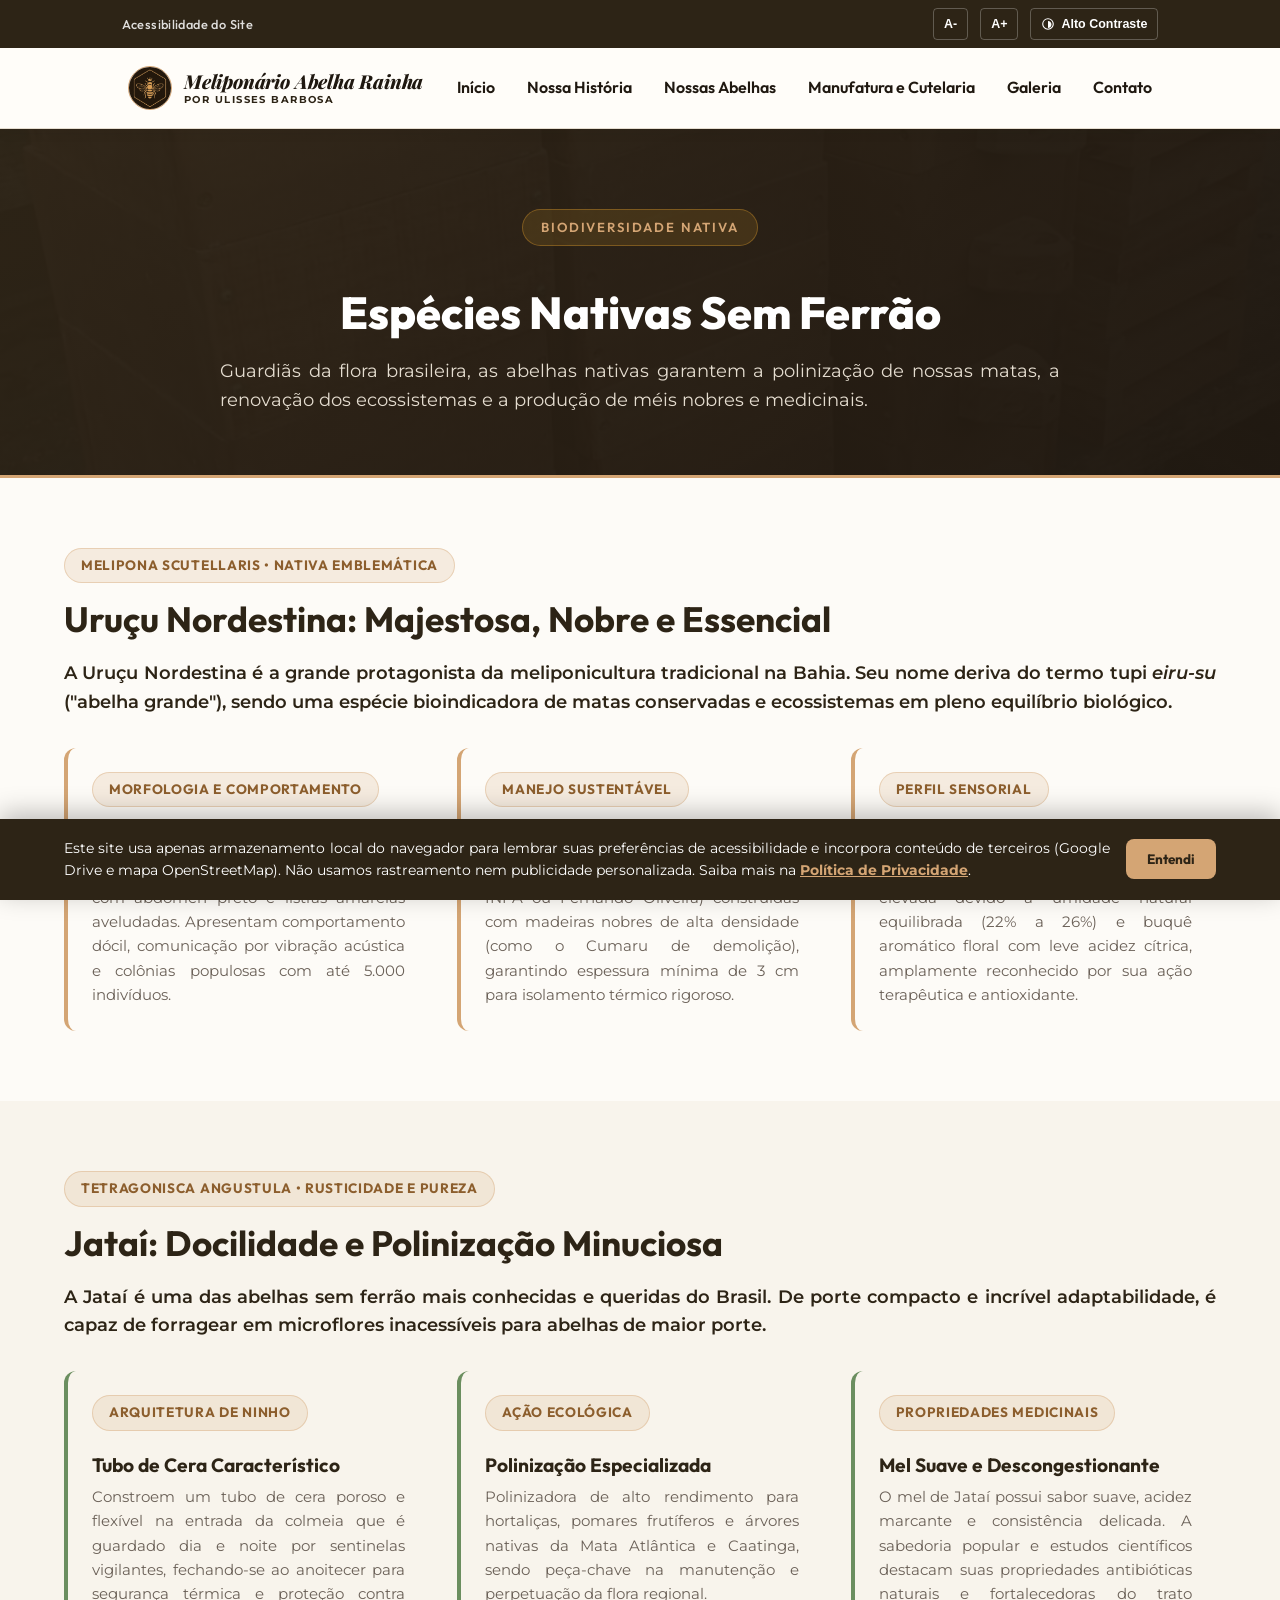
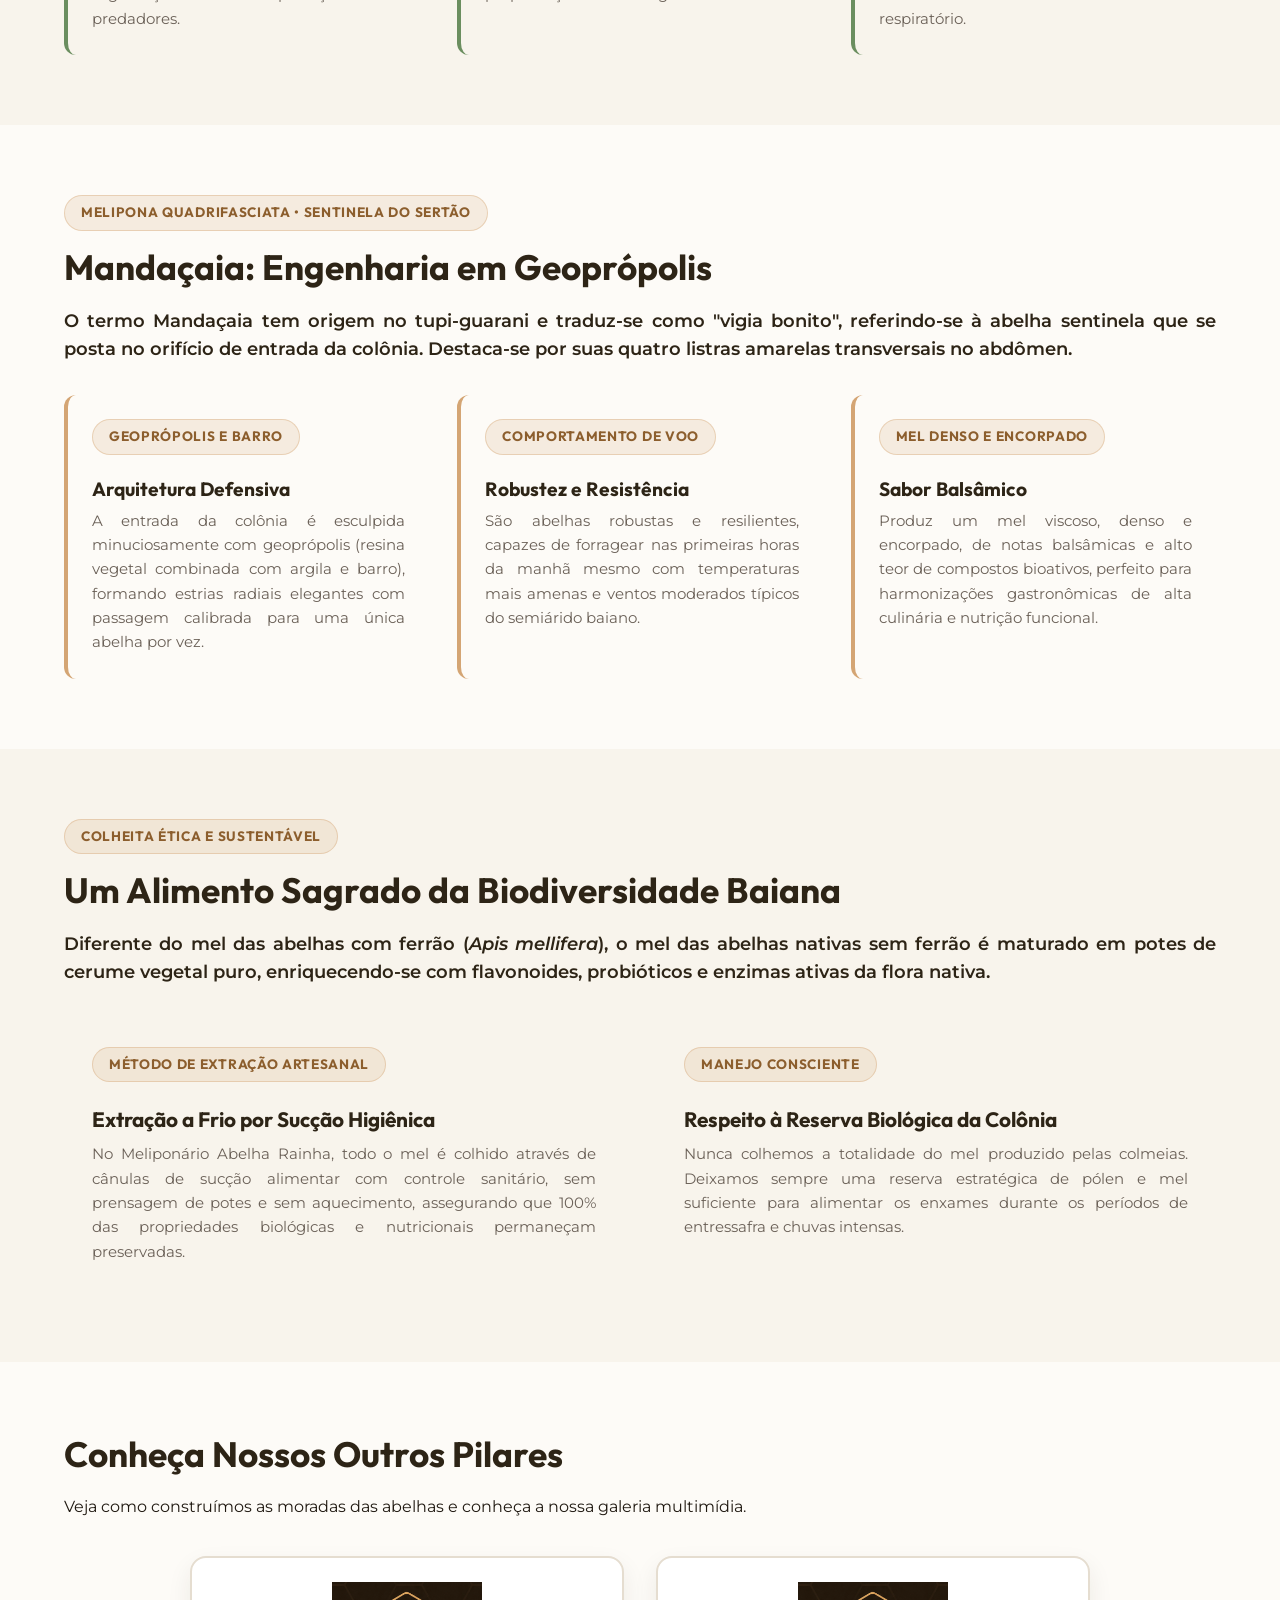
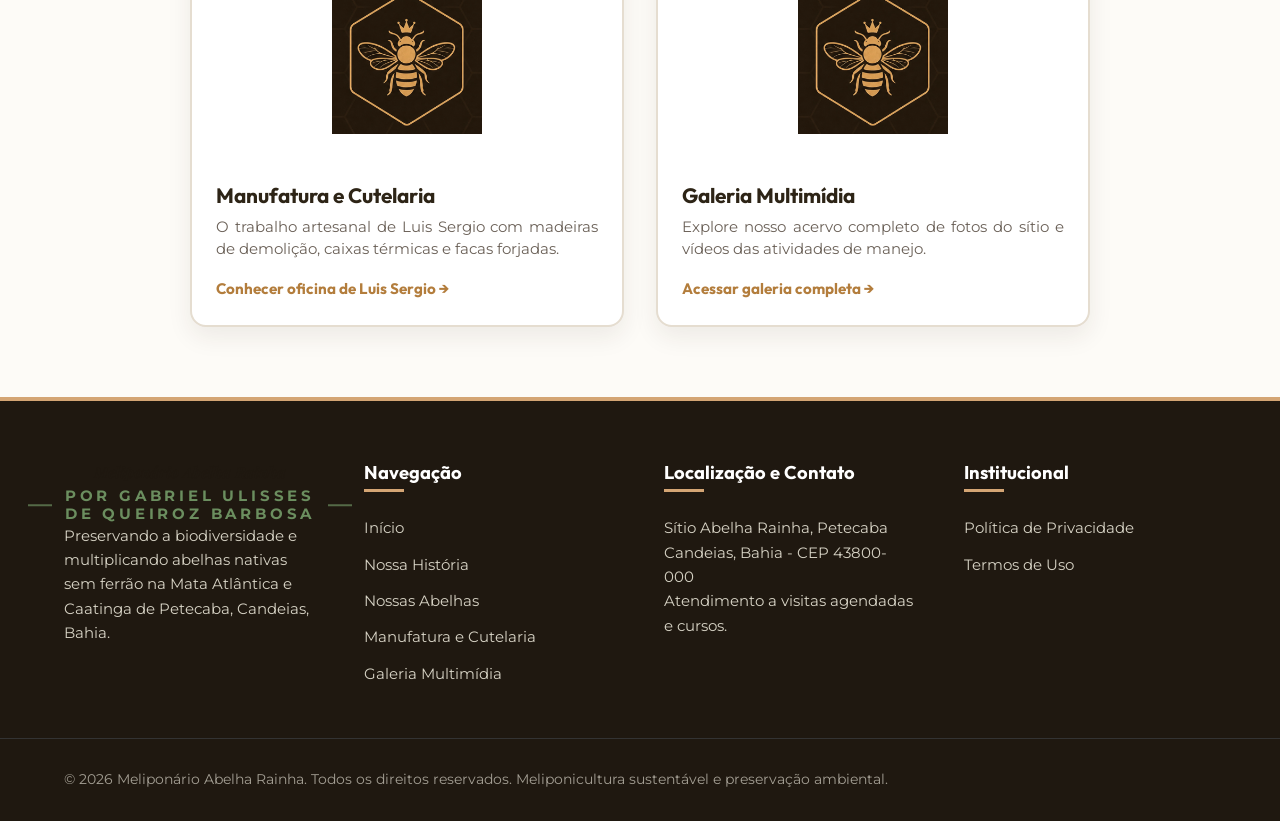
<file: abelhas.html>
<!DOCTYPE html>
<html lang="pt-BR">
<head>
  <meta charset="UTF-8">
  <meta name="viewport" content="width=device-width, initial-scale=1.0">
  
  <!-- SEO Meta Tags -->
  <title>Nossas Abelhas | Meliponário Abelha Rainha - Candeias, BA</title>
  <meta name="description" content="Conheça as espécies de abelhas nativas sem ferrão criadas no Meliponário Abelha Rainha: Uruçu Nordestina, Jataí, Mandaçaia e a nobreza do mel orgânico puro.">
  <meta name="keywords" content="Abelhas Sem Ferrão, Uruçu Nordestina, Melipona scutellaris, Jataí, Tetragonisca angustula, Mandaçaia, Mel Orgânico, Petecaba, Candeias, Bahia">
  <meta name="author" content="Meliponário Abelha Rainha">
  
  <!-- Open Graph -->
  <meta property="og:type" content="article">
  <meta property="og:title" content="Nossas Abelhas | Meliponário Abelha Rainha">
  <meta property="og:description" content="Catálogo biológico e manejo sustentável das espécies de abelhas nativas do semiárido e Mata Atlântica baiana.">
  <meta property="og:image" content="info/uruçu nordestina.jpg">
  
  <!-- Estilos Personalizados -->
  <link rel="stylesheet" href="style.css">
  <link rel="icon" type="image/png" sizes="32x32" href="favicon.png">
  <link rel="apple-touch-icon" href="favicon.png">
</head>
<body>

  <!-- BARRA DE ACESSIBILIDADE GLOBAL (WCAG / LBI) -->
  <div class="accessibility-bar" role="complementary" aria-label="Ferramentas de Acessibilidade">
    <div class="container accessibility-bar-inner">
      <span class="accessibility-info">Acessibilidade do Site</span>
      <div class="accessibility-controls">
        <button id="btn-diminuir-fonte" title="Diminuir texto" aria-label="Diminuir tamanho da fonte">A-</button>
        <button id="btn-aumentar-fonte" title="Aumentar texto" aria-label="Aumentar tamanho da fonte">A+</button>
        <button id="btn-alto-contraste" title="Alternar alto contraste" aria-label="Alternar modo de alto contraste" aria-pressed="false">
          <svg style="width: 14px; height: 14px; fill: currentColor; margin-right: 6px;" viewBox="0 0 24 24" aria-hidden="true">
            <path d="M12 2A10 10 0 0 0 2 12a10 10 0 0 0 10 10 10 10 0 0 0 10-10A10 10 0 0 0 12 2zm0 18c-4.41 0-8-3.59-8-8s3.59-8 8-8 8 3.59 8 8-3.59 8-8 8zm0-15v14c3.31 0 6-2.69 6-6s-2.69-6-6-6z"/>
          </svg>
          Alto Contraste
        </button>
      </div>
    </div>
  </div>

  <!-- CABEÇALHO E NAVEGAÇÃO PRINCIPAL -->
  <header>
    <div class="container nav-bar">
      <a href="index.html" class="logo-link" aria-label="Meliponário Abelha Rainha - Página Inicial">
        <img src="LOGO.png" class="logo-img" alt="Logo Meliponário Abelha Rainha">
        <div class="brand-typography nav-brand">
          <span class="brand-name">Meliponário Abelha Rainha</span>
          <span class="brand-author">Por Ulisses Barbosa</span>
        </div>
      </a>

      <nav aria-label="Menu de Navegação Principal">
        <ul class="nav-menu">
          <li class="nav-item"><a href="index.html">Início</a></li>
          <li class="nav-item"><a href="historia.html">Nossa História</a></li>
          <li class="nav-item"><a href="abelhas.html" class="active" aria-current="page">Nossas Abelhas</a></li>
          <li class="nav-item"><a href="manufatura.html">Manufatura e Cutelaria</a></li>
          <li class="nav-item"><a href="galeria.html">Galeria</a></li>
          <li class="nav-item"><a href="index.html#contato">Contato</a></li>
        </ul>
      </nav>

      <button class="menu-toggle" aria-label="Abrir menu de navegação" aria-expanded="false" aria-controls="nav-menu">
        <span></span>
        <span></span>
        <span></span>
      </button>
    </div>
  </header>

  <main>
    <!-- HERO DA PÁGINA DE ABELHAS -->
    <section class="page-hero" aria-label="Apresentação das Espécies">
      <div class="container">
        <div class="hero-tagline">
          <span>Biodiversidade Nativa</span>
        </div>
        <h1 class="page-hero-title">Espécies Nativas Sem Ferrão</h1>
        <p class="page-hero-subtitle">
          Guardiãs da flora brasileira, as abelhas nativas garantem a polinização de nossas matas, a renovação dos ecossistemas e a produção de méis nobres e medicinais.
        </p>
      </div>
    </section>

    <!-- ESPÉCIE 1: URUÇU NORDESTINA -->
    <section class="section-container" aria-label="Uruçu Nordestina">
      <div class="container">
        <div class="education-header">
          <span class="badge-organic">Melipona scutellaris • Nativa Emblemática</span>
          <h2 class="section-heading">Uruçu Nordestina: Majestosa, Nobre e Essencial</h2>
          <p class="paragraph-lead">
            A Uruçu Nordestina é a grande protagonista da meliponicultura tradicional na Bahia. Seu nome deriva do termo tupi <em>eiru-su</em> ("abelha grande"), sendo uma espécie bioindicadora de matas conservadas e ecossistemas em pleno equilíbrio biológico.
          </p>
        </div>

        <div class="grid-3-col" style="margin-top: 32px;">
          <div class="video-caption-box" style="background: var(--bg-surface); padding: 24px; border-radius: 12px; border-left: 4px solid var(--primary-color);">
            <span class="badge-organic">Morfologia e Comportamento</span>
            <h3 style="margin-top: 8px; font-size: 1.2rem;">Biologia da Colônia</h3>
            <p style="font-size: 0.95rem; line-height: 1.6; color: var(--text-muted); margin-top: 8px;">
              Abelhas de grande porte (10 a 12 mm), com abdômen preto e listras amarelas aveludadas. Apresentam comportamento dócil, comunicação por vibração acústica e colônias populosas com até 5.000 indivíduos.
            </p>
          </div>

          <div class="video-caption-box" style="background: var(--bg-surface); padding: 24px; border-radius: 12px; border-left: 4px solid var(--primary-color);">
            <span class="badge-organic">Manejo Sustentável</span>
            <h3 style="margin-top: 8px; font-size: 1.2rem;">Acomodação Térmica</h3>
            <p style="font-size: 0.95rem; line-height: 1.6; color: var(--text-muted); margin-top: 8px;">
              Exigem caixas racionais verticais (modelo INPA ou Fernando Oliveira) construídas com madeiras nobres de alta densidade (como o Cumaru de demolição), garantindo espessura mínima de 3 cm para isolamento térmico rigoroso.
            </p>
          </div>

          <div class="video-caption-box" style="background: var(--bg-surface); padding: 24px; border-radius: 12px; border-left: 4px solid var(--primary-color);">
            <span class="badge-organic">Perfil Sensorial</span>
            <h3 style="margin-top: 8px; font-size: 1.2rem;">Mel Floral Nobre</h3>
            <p style="font-size: 0.95rem; line-height: 1.6; color: var(--text-muted); margin-top: 8px;">
              Mel de coloração clara e dourada, fluidez elevada devido à umidade natural equilibrada (22% a 26%) e buquê aromático floral com leve acidez cítrica, amplamente reconhecido por sua ação terapêutica e antioxidante.
            </p>
          </div>
        </div>
      </div>
    </section>

    <!-- ESPÉCIE 2: JATAÍ -->
    <section class="section-container section-alternate" aria-label="Abelha Jataí">
      <div class="container">
        <div class="education-header">
          <span class="badge-organic">Tetragonisca angustula • Rusticidade e Pureza</span>
          <h2 class="section-heading">Jataí: Docilidade e Polinização Minuciosa</h2>
          <p class="paragraph-lead">
            A Jataí é uma das abelhas sem ferrão mais conhecidas e queridas do Brasil. De porte compacto e incrível adaptabilidade, é capaz de forragear em microflores inacessíveis para abelhas de maior porte.
          </p>
        </div>

        <div class="grid-3-col" style="margin-top: 32px;">
          <div class="video-caption-box" style="background: var(--bg-surface); padding: 24px; border-radius: 12px; border-left: 4px solid var(--accent-color);">
            <span class="badge-organic">Arquitetura de Ninho</span>
            <h3 style="margin-top: 8px; font-size: 1.2rem;">Tubo de Cera Característico</h3>
            <p style="font-size: 0.95rem; line-height: 1.6; color: var(--text-muted); margin-top: 8px;">
              Constroem um tubo de cera poroso e flexível na entrada da colmeia que é guardado dia e noite por sentinelas vigilantes, fechando-se ao anoitecer para segurança térmica e proteção contra predadores.
            </p>
          </div>

          <div class="video-caption-box" style="background: var(--bg-surface); padding: 24px; border-radius: 12px; border-left: 4px solid var(--accent-color);">
            <span class="badge-organic">Ação Ecológica</span>
            <h3 style="margin-top: 8px; font-size: 1.2rem;">Polinização Especializada</h3>
            <p style="font-size: 0.95rem; line-height: 1.6; color: var(--text-muted); margin-top: 8px;">
              Polinizadora de alto rendimento para hortaliças, pomares frutíferos e árvores nativas da Mata Atlântica e Caatinga, sendo peça-chave na manutenção e perpetuação da flora regional.
            </p>
          </div>

          <div class="video-caption-box" style="background: var(--bg-surface); padding: 24px; border-radius: 12px; border-left: 4px solid var(--accent-color);">
            <span class="badge-organic">Propriedades Medicinais</span>
            <h3 style="margin-top: 8px; font-size: 1.2rem;">Mel Suave e Descongestionante</h3>
            <p style="font-size: 0.95rem; line-height: 1.6; color: var(--text-muted); margin-top: 8px;">
              O mel de Jataí possui sabor suave, acidez marcante e consistência delicada. A sabedoria popular e estudos científicos destacam suas propriedades antibióticas naturais e fortalecedoras do trato respiratório.
            </p>
          </div>
        </div>
      </div>
    </section>

    <!-- ESPÉCIE 3: MANDAÇAIA -->
    <section class="section-container" aria-label="Abelha Mandaçaia">
      <div class="container">
        <div class="education-header">
          <span class="badge-organic">Melipona quadrifasciata • Sentinela do Sertão</span>
          <h2 class="section-heading">Mandaçaia: Engenharia em Geoprópolis</h2>
          <p class="paragraph-lead">
            O termo Mandaçaia tem origem no tupi-guarani e traduz-se como "vigia bonito", referindo-se à abelha sentinela que se posta no orifício de entrada da colônia. Destaca-se por suas quatro listras amarelas transversais no abdômen.
          </p>
        </div>

        <div class="grid-3-col" style="margin-top: 32px;">
          <div class="video-caption-box" style="background: var(--bg-surface); padding: 24px; border-radius: 12px; border-left: 4px solid var(--primary-color);">
            <span class="badge-organic">Geoprópolis e Barro</span>
            <h3 style="margin-top: 8px; font-size: 1.2rem;">Arquitetura Defensiva</h3>
            <p style="font-size: 0.95rem; line-height: 1.6; color: var(--text-muted); margin-top: 8px;">
              A entrada da colônia é esculpida minuciosamente com geoprópolis (resina vegetal combinada com argila e barro), formando estrias radiais elegantes com passagem calibrada para uma única abelha por vez.
            </p>
          </div>

          <div class="video-caption-box" style="background: var(--bg-surface); padding: 24px; border-radius: 12px; border-left: 4px solid var(--primary-color);">
            <span class="badge-organic">Comportamento de Voo</span>
            <h3 style="margin-top: 8px; font-size: 1.2rem;">Robustez e Resistência</h3>
            <p style="font-size: 0.95rem; line-height: 1.6; color: var(--text-muted); margin-top: 8px;">
              São abelhas robustas e resilientes, capazes de forragear nas primeiras horas da manhã mesmo com temperaturas mais amenas e ventos moderados típicos do semiárido baiano.
            </p>
          </div>

          <div class="video-caption-box" style="background: var(--bg-surface); padding: 24px; border-radius: 12px; border-left: 4px solid var(--primary-color);">
            <span class="badge-organic">Mel Denso e Encorpado</span>
            <h3 style="margin-top: 8px; font-size: 1.2rem;">Sabor Balsâmico</h3>
            <p style="font-size: 0.95rem; line-height: 1.6; color: var(--text-muted); margin-top: 8px;">
              Produz um mel viscoso, denso e encorpado, de notas balsâmicas e alto teor de compostos bioativos, perfeito para harmonizações gastronômicas de alta culinária e nutrição funcional.
            </p>
          </div>
        </div>
      </div>
    </section>

    <!-- SEÇÃO: O MEL PURO E AS PROPRIEDADES NUTRITIVAS -->
    <section class="section-container section-alternate" aria-label="O Mel de Abelha Sem Ferrão">
      <div class="container">
        <div class="education-header">
          <span class="badge-organic">Colheita Ética e Sustentável</span>
          <h2 class="section-heading">Um Alimento Sagrado da Biodiversidade Baiana</h2>
          <p class="paragraph-lead">
            Diferente do mel das abelhas com ferrão (<em>Apis mellifera</em>), o mel das abelhas nativas sem ferrão é maturado em potes de cerume vegetal puro, enriquecendo-se com flavonoides, probióticos e enzimas ativas da flora nativa.
          </p>
        </div>

        <div class="grid-2-col" style="margin-top: 32px;">
          <div class="video-caption-box" style="background: var(--bg-surface); padding: 28px; border-radius: 12px;">
            <span class="badge-organic">Método de Extração Artesanal</span>
            <h3 style="margin-top: 10px;">Extração a Frio por Sucção Higiênica</h3>
            <p style="font-size: 0.95rem; line-height: 1.6; color: var(--text-muted); margin-top: 10px;">
              No Meliponário Abelha Rainha, todo o mel é colhido através de cânulas de sucção alimentar com controle sanitário, sem prensagem de potes e sem aquecimento, assegurando que 100% das propriedades biológicas e nutricionais permaneçam preservadas.
            </p>
          </div>

          <div class="video-caption-box" style="background: var(--bg-surface); padding: 28px; border-radius: 12px;">
            <span class="badge-organic">Manejo Consciente</span>
            <h3 style="margin-top: 10px;">Respeito à Reserva Biológica da Colônia</h3>
            <p style="font-size: 0.95rem; line-height: 1.6; color: var(--text-muted); margin-top: 10px;">
              Nunca colhemos a totalidade do mel produzido pelas colmeias. Deixamos sempre uma reserva estratégica de pólen e mel suficiente para alimentar os enxames durante os períodos de entressafra e chuvas intensas.
            </p>
          </div>
        </div>
      </div>
    </section>

    <!-- NAVEGAÇÃO ENTRE PÁGINAS -->
    <section class="section-container" aria-label="Continue Navegando">
      <div class="container text-center">
        <h2 class="section-heading">Conheça Nossos Outros Pilares</h2>
        <p class="section-subheading">Veja como construímos as moradas das abelhas e conheça a nossa galeria multimídia.</p>
        <div class="cards-cta-grid">
          <a href="manufatura.html" class="nav-card-cta">
            <img src="LOGO.png" alt="Conheça a manufatura de casinhas e cutelaria" loading="lazy" style="object-fit: contain; padding: 24px; background: var(--bg-surface);">
            <div class="nav-card-cta-body">
              <h3>Manufatura e Cutelaria</h3>
              <p>O trabalho artesanal de Luis Sergio com madeiras de demolição, caixas térmicas e facas forjadas.</p>
              <span class="cta-link-text">Conhecer oficina de Luis Sergio &rarr;</span>
            </div>
          </a>
          <a href="galeria.html" class="nav-card-cta">
            <img src="LOGO.png" alt="Acesse a galeria de fotos e vídeos" loading="lazy" style="object-fit: contain; padding: 24px; background: var(--bg-surface);">
            <div class="nav-card-cta-body">
              <h3>Galeria Multimídia</h3>
              <p>Explore nosso acervo completo de fotos do sítio e vídeos das atividades de manejo.</p>
              <span class="cta-link-text">Acessar galeria completa &rarr;</span>
            </div>
          </a>
        </div>
      </div>
    </section>
  </main>

  <!-- RODAPÉ INSTITUCIONAL -->
  <footer>
    <div class="container footer-content">
      <div class="footer-col">
        <div class="brand-typography">
          <span class="brand-name">Meliponário Abelha Rainha</span>
          <span class="brand-author">Por Gabriel Ulisses de Queiroz Barbosa</span>
        </div>
        <p class="footer-text">
          Preservando a biodiversidade e multiplicando abelhas nativas sem ferrão na Mata Atlântica e Caatinga de Petecaba, Candeias, Bahia.
        </p>
      </div>

      <div class="footer-col">
        <h4>Navegação</h4>
        <ul class="footer-links">
          <li><a href="index.html">Início</a></li>
          <li><a href="historia.html">Nossa História</a></li>
          <li><a href="abelhas.html">Nossas Abelhas</a></li>
          <li><a href="manufatura.html">Manufatura e Cutelaria</a></li>
          <li><a href="galeria.html">Galeria Multimídia</a></li>
        </ul>
      </div>

      <div class="footer-col">
        <h4>Localização e Contato</h4>
        <p class="footer-text">
          Sítio Abelha Rainha, Petecaba<br>
          Candeias, Bahia - CEP 43800-000<br>
          Atendimento a visitas agendadas e cursos.
        </p>
      </div>

      <div class="footer-col">
        <h4>Institucional</h4>
        <ul class="footer-links">
          <li><a href="privacidade.html">Política de Privacidade</a></li>
          <li><a href="termos.html">Termos de Uso</a></li>
        </ul>
      </div>
    </div>
    <div class="footer-bottom text-center">
      <div class="container">
        <p>&copy; 2026 Meliponário Abelha Rainha. Todos os direitos reservados. Meliponicultura sustentável e preservação ambiental.</p>
      </div>
    </div>
  </footer>

  <!-- BANNER DE CONSENTIMENTO DE COOKIES (LGPD/GDPR) -->
  <div id="cookie-consent-banner" class="cookie-consent-banner" role="region" aria-label="Aviso de cookies" hidden>
    <p class="cookie-consent-text">
      Este site usa apenas armazenamento local do navegador para lembrar suas preferências de acessibilidade e incorpora conteúdo de terceiros (Google Drive e mapa OpenStreetMap). Não usamos rastreamento nem publicidade personalizada. Saiba mais na <a href="privacidade.html">Política de Privacidade</a>.
    </p>
    <div class="cookie-consent-actions">
      <button id="btn-cookie-aceitar" class="cookie-consent-btn cookie-consent-btn-accept" type="button">Entendi</button>
    </div>
  </div>

  <script src="script.js"></script>
</body>
</html>
</file>
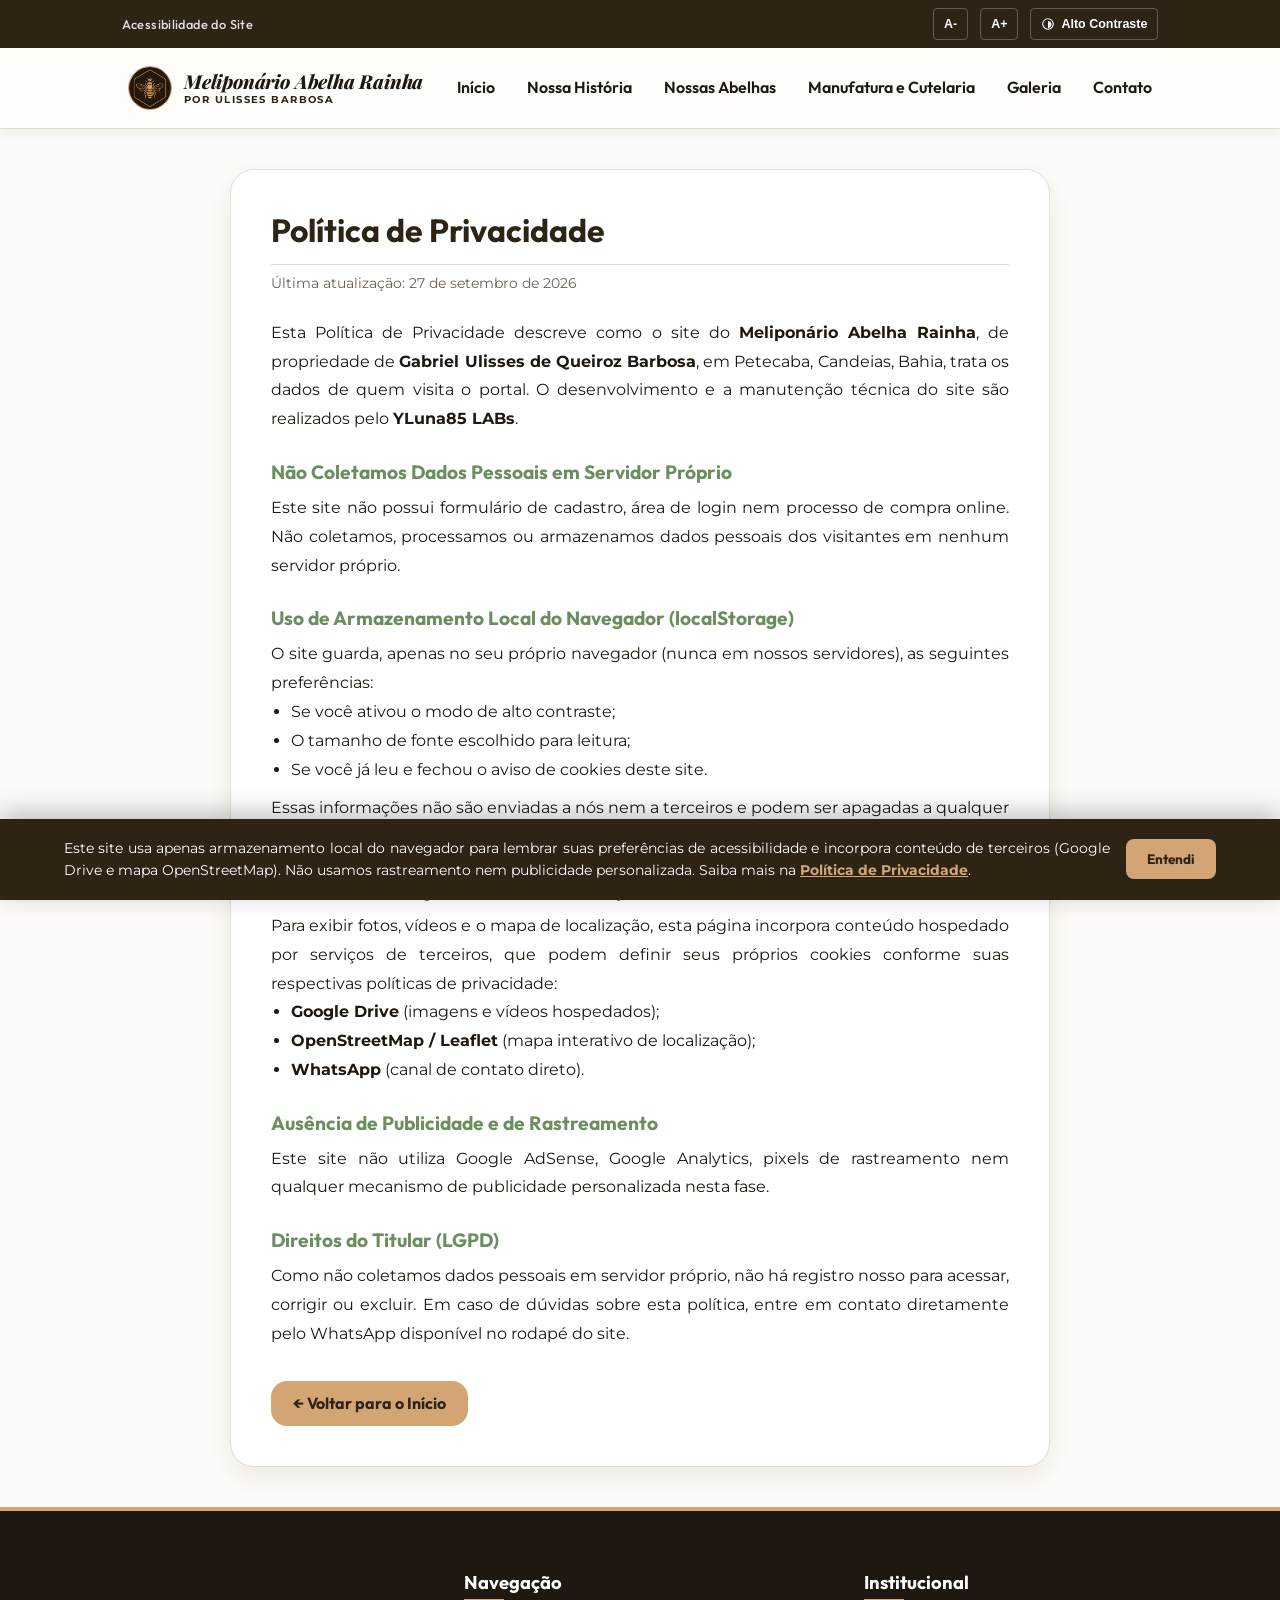
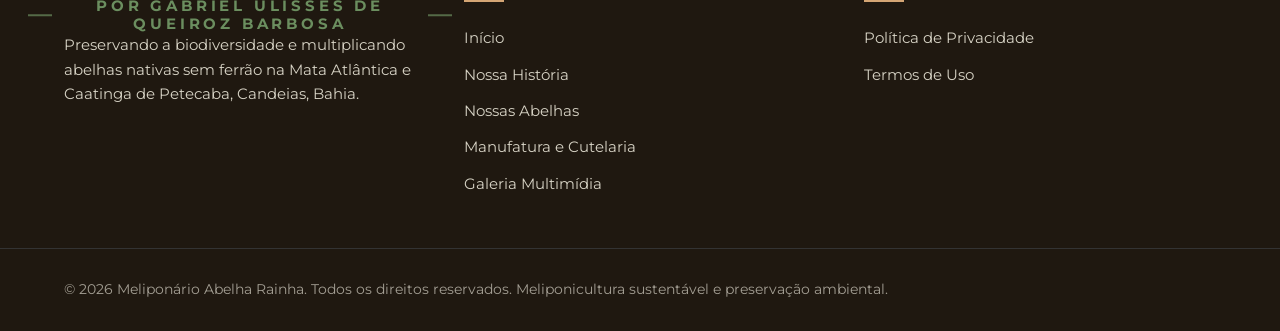
<file: privacidade.html>
<!DOCTYPE html>
<html lang="pt-BR">
<head>
  <meta charset="UTF-8">
  <meta name="viewport" content="width=device-width, initial-scale=1.0">

  <!-- SEO Meta Tags -->
  <title>Política de Privacidade | Meliponário Abelha Rainha</title>
  <meta name="description" content="Política de privacidade do Meliponário Abelha Rainha: como o site trata cookies, preferências de acessibilidade e conteúdo de terceiros incorporado.">
  <meta name="robots" content="noindex, follow">

  <!-- Estilos Personalizados -->
  <link rel="stylesheet" href="style.css">
  <link rel="icon" type="image/png" sizes="32x32" href="favicon.png">
  <link rel="apple-touch-icon" href="favicon.png">

  <style>
    .legal-content-card {
      max-width: 820px;
      margin: 40px auto;
      background: var(--bg-card);
      border: 1px solid var(--border-color);
      border-radius: var(--radius-lg);
      padding: 40px;
      box-shadow: var(--shadow-md);
    }
    .legal-content-title {
      font-family: var(--font-title);
      font-size: 2rem;
      color: var(--secondary-color);
      margin-bottom: 8px;
      border-bottom: 1px solid var(--border-color);
      padding-bottom: 14px;
    }
    .legal-content-updated {
      font-family: var(--font-body);
      font-size: 0.85rem;
      color: var(--text-muted);
      margin-bottom: 24px;
    }
    .legal-text-block {
      font-family: var(--font-body);
      color: var(--text-dark);
      line-height: 1.8;
      margin-bottom: 20px;
    }
    .legal-text-block h2 {
      font-family: var(--font-title);
      font-size: 1.2rem;
      color: var(--accent-color);
      margin-top: 26px;
      margin-bottom: 10px;
    }
    .legal-text-block ul {
      margin: 0 0 10px 20px;
    }
    .legal-back-link {
      display: inline-block;
      background: var(--primary-color);
      color: var(--secondary-color);
      padding: 10px 22px;
      border-radius: var(--radius-md);
      text-decoration: none;
      font-family: var(--font-title);
      font-weight: 700;
      margin-top: 12px;
    }
  </style>
</head>
<body>

  <!-- BARRA DE ACESSIBILIDADE GLOBAL (WCAG / LBI) -->
  <div class="accessibility-bar" role="complementary" aria-label="Ferramentas de Acessibilidade">
    <div class="container accessibility-bar-inner">
      <span class="accessibility-info">Acessibilidade do Site</span>
      <div class="accessibility-controls">
        <button id="btn-diminuir-fonte" title="Diminuir texto" aria-label="Diminuir tamanho da fonte">A-</button>
        <button id="btn-aumentar-fonte" title="Aumentar texto" aria-label="Aumentar tamanho da fonte">A+</button>
        <button id="btn-alto-contraste" title="Alternar alto contraste" aria-label="Alternar modo de alto contraste" aria-pressed="false">
          <svg style="width: 14px; height: 14px; fill: currentColor; margin-right: 6px;" viewBox="0 0 24 24" aria-hidden="true">
            <path d="M12 2A10 10 0 0 0 2 12a10 10 0 0 0 10 10 10 10 0 0 0 10-10A10 10 0 0 0 12 2zm0 18c-4.41 0-8-3.59-8-8s3.59-8 8-8 8 3.59 8 8-3.59 8-8 8zm0-15v14c3.31 0 6-2.69 6-6s-2.69-6-6-6z"/>
          </svg>
          Alto Contraste
        </button>
      </div>
    </div>
  </div>

  <!-- CABEÇALHO E NAVEGAÇÃO PRINCIPAL -->
  <header>
    <div class="container nav-bar">
      <a href="index.html" class="logo-link" aria-label="Meliponário Abelha Rainha - Página Inicial">
        <img src="LOGO.png" class="logo-img" alt="Logo Meliponário Abelha Rainha">
        <div class="brand-typography nav-brand">
          <span class="brand-name">Meliponário Abelha Rainha</span>
          <span class="brand-author">Por Ulisses Barbosa</span>
        </div>
      </a>

      <nav aria-label="Menu de Navegação Principal">
        <ul class="nav-menu">
          <li class="nav-item"><a href="index.html">Início</a></li>
          <li class="nav-item"><a href="historia.html">Nossa História</a></li>
          <li class="nav-item"><a href="abelhas.html">Nossas Abelhas</a></li>
          <li class="nav-item"><a href="manufatura.html">Manufatura e Cutelaria</a></li>
          <li class="nav-item"><a href="galeria.html">Galeria</a></li>
          <li class="nav-item"><a href="index.html#contato">Contato</a></li>
        </ul>
      </nav>

      <button class="menu-toggle" aria-label="Abrir menu de navegação" aria-expanded="false" aria-controls="nav-menu">
        <span></span>
        <span></span>
        <span></span>
      </button>
    </div>
  </header>

  <main>
    <div class="container">
      <div class="legal-content-card">
        <h1 class="legal-content-title">Política de Privacidade</h1>
        <p class="legal-content-updated">Última atualização: 27 de setembro de 2026</p>

        <div class="legal-text-block">
          <p>
            Esta Política de Privacidade descreve como o site do <strong>Meliponário Abelha Rainha</strong>, de propriedade de <strong>Gabriel Ulisses de Queiroz Barbosa</strong>, em Petecaba, Candeias, Bahia, trata os dados de quem visita o portal. O desenvolvimento e a manutenção técnica do site são realizados pelo <strong>YLuna85 LABs</strong>.
          </p>

          <h2>Não Coletamos Dados Pessoais em Servidor Próprio</h2>
          <p>
            Este site não possui formulário de cadastro, área de login nem processo de compra online. Não coletamos, processamos ou armazenamos dados pessoais dos visitantes em nenhum servidor próprio.
          </p>

          <h2>Uso de Armazenamento Local do Navegador (localStorage)</h2>
          <p>
            O site guarda, apenas no seu próprio navegador (nunca em nossos servidores), as seguintes preferências:
          </p>
          <ul>
            <li>Se você ativou o modo de alto contraste;</li>
            <li>O tamanho de fonte escolhido para leitura;</li>
            <li>Se você já leu e fechou o aviso de cookies deste site.</li>
          </ul>
          <p>
            Essas informações não são enviadas a nós nem a terceiros e podem ser apagadas a qualquer momento limpando os dados de navegação do seu navegador.
          </p>

          <h2>Conteúdo e Serviços de Terceiros Incorporados</h2>
          <p>
            Para exibir fotos, vídeos e o mapa de localização, esta página incorpora conteúdo hospedado por serviços de terceiros, que podem definir seus próprios cookies conforme suas respectivas políticas de privacidade:
          </p>
          <ul>
            <li><strong>Google Drive</strong> (imagens e vídeos hospedados);</li>
            <li><strong>OpenStreetMap / Leaflet</strong> (mapa interativo de localização);</li>
            <li><strong>WhatsApp</strong> (canal de contato direto).</li>
          </ul>

          <h2>Ausência de Publicidade e de Rastreamento</h2>
          <p>
            Este site não utiliza Google AdSense, Google Analytics, pixels de rastreamento nem qualquer mecanismo de publicidade personalizada nesta fase.
          </p>

          <h2>Direitos do Titular (LGPD)</h2>
          <p>
            Como não coletamos dados pessoais em servidor próprio, não há registro nosso para acessar, corrigir ou excluir. Em caso de dúvidas sobre esta política, entre em contato diretamente pelo WhatsApp disponível no rodapé do site.
          </p>
        </div>

        <a href="index.html" class="legal-back-link">&larr; Voltar para o Início</a>
      </div>
    </div>
  </main>

  <!-- RODAPÉ INSTITUCIONAL -->
  <footer>
    <div class="container footer-content">
      <div class="footer-col">
        <div class="brand-typography">
          <span class="brand-name">Meliponário Abelha Rainha</span>
          <span class="brand-author">Por Gabriel Ulisses de Queiroz Barbosa</span>
        </div>
        <p class="footer-text">
          Preservando a biodiversidade e multiplicando abelhas nativas sem ferrão na Mata Atlântica e Caatinga de Petecaba, Candeias, Bahia.
        </p>
      </div>

      <div class="footer-col">
        <h4>Navegação</h4>
        <ul class="footer-links">
          <li><a href="index.html">Início</a></li>
          <li><a href="historia.html">Nossa História</a></li>
          <li><a href="abelhas.html">Nossas Abelhas</a></li>
          <li><a href="manufatura.html">Manufatura e Cutelaria</a></li>
          <li><a href="galeria.html">Galeria Multimídia</a></li>
        </ul>
      </div>

      <div class="footer-col">
        <h4>Institucional</h4>
        <ul class="footer-links">
          <li><a href="privacidade.html">Política de Privacidade</a></li>
          <li><a href="termos.html">Termos de Uso</a></li>
        </ul>
      </div>
    </div>
    <div class="footer-bottom text-center">
      <div class="container">
        <p>&copy; 2026 Meliponário Abelha Rainha. Todos os direitos reservados. Meliponicultura sustentável e preservação ambiental.</p>
      </div>
    </div>
  </footer>

  <!-- BANNER DE CONSENTIMENTO DE COOKIES (LGPD/GDPR) -->
  <div id="cookie-consent-banner" class="cookie-consent-banner" role="region" aria-label="Aviso de cookies" hidden>
    <p class="cookie-consent-text">
      Este site usa apenas armazenamento local do navegador para lembrar suas preferências de acessibilidade e incorpora conteúdo de terceiros (Google Drive e mapa OpenStreetMap). Não usamos rastreamento nem publicidade personalizada. Saiba mais na <a href="privacidade.html">Política de Privacidade</a>.
    </p>
    <div class="cookie-consent-actions">
      <button id="btn-cookie-aceitar" class="cookie-consent-btn cookie-consent-btn-accept" type="button">Entendi</button>
    </div>
  </div>

  <script src="script.js"></script>
</body>
</html>
</file>
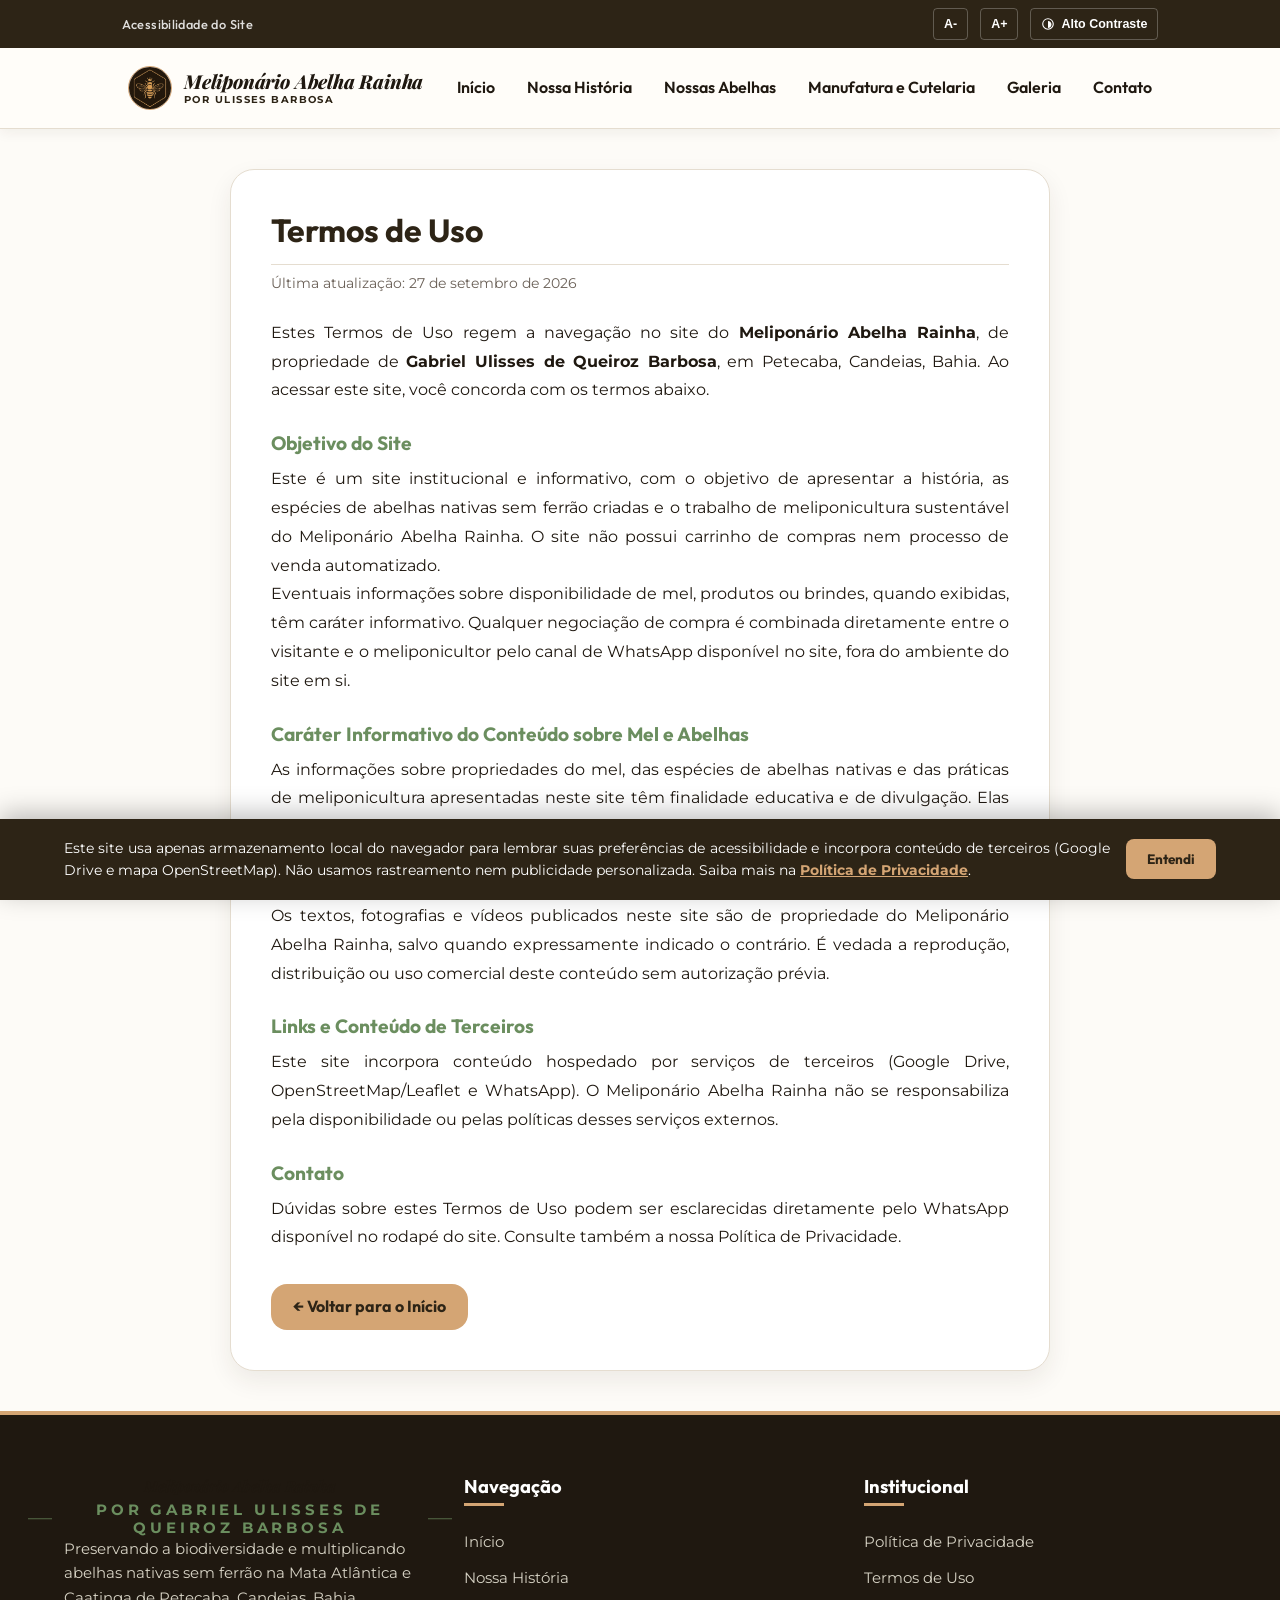
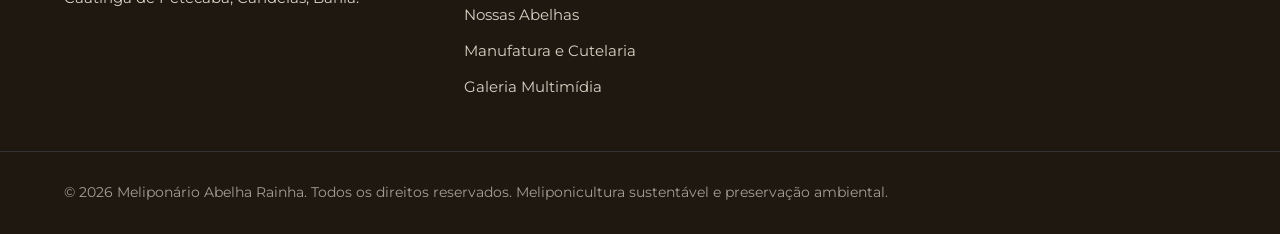
<file: termos.html>
<!DOCTYPE html>
<html lang="pt-BR">
<head>
  <meta charset="UTF-8">
  <meta name="viewport" content="width=device-width, initial-scale=1.0">

  <!-- SEO Meta Tags -->
  <title>Termos de Uso | Meliponário Abelha Rainha</title>
  <meta name="description" content="Termos de uso do site do Meliponário Abelha Rainha: objetivo informativo, propriedade intelectual do conteúdo e isenção de responsabilidade.">
  <meta name="robots" content="noindex, follow">

  <!-- Estilos Personalizados -->
  <link rel="stylesheet" href="style.css">
  <link rel="icon" type="image/png" sizes="32x32" href="favicon.png">
  <link rel="apple-touch-icon" href="favicon.png">

  <style>
    .legal-content-card {
      max-width: 820px;
      margin: 40px auto;
      background: var(--bg-card);
      border: 1px solid var(--border-color);
      border-radius: var(--radius-lg);
      padding: 40px;
      box-shadow: var(--shadow-md);
    }
    .legal-content-title {
      font-family: var(--font-title);
      font-size: 2rem;
      color: var(--secondary-color);
      margin-bottom: 8px;
      border-bottom: 1px solid var(--border-color);
      padding-bottom: 14px;
    }
    .legal-content-updated {
      font-family: var(--font-body);
      font-size: 0.85rem;
      color: var(--text-muted);
      margin-bottom: 24px;
    }
    .legal-text-block {
      font-family: var(--font-body);
      color: var(--text-dark);
      line-height: 1.8;
      margin-bottom: 20px;
    }
    .legal-text-block h2 {
      font-family: var(--font-title);
      font-size: 1.2rem;
      color: var(--accent-color);
      margin-top: 26px;
      margin-bottom: 10px;
    }
    .legal-back-link {
      display: inline-block;
      background: var(--primary-color);
      color: var(--secondary-color);
      padding: 10px 22px;
      border-radius: var(--radius-md);
      text-decoration: none;
      font-family: var(--font-title);
      font-weight: 700;
      margin-top: 12px;
    }
  </style>
</head>
<body>

  <!-- BARRA DE ACESSIBILIDADE GLOBAL (WCAG / LBI) -->
  <div class="accessibility-bar" role="complementary" aria-label="Ferramentas de Acessibilidade">
    <div class="container accessibility-bar-inner">
      <span class="accessibility-info">Acessibilidade do Site</span>
      <div class="accessibility-controls">
        <button id="btn-diminuir-fonte" title="Diminuir texto" aria-label="Diminuir tamanho da fonte">A-</button>
        <button id="btn-aumentar-fonte" title="Aumentar texto" aria-label="Aumentar tamanho da fonte">A+</button>
        <button id="btn-alto-contraste" title="Alternar alto contraste" aria-label="Alternar modo de alto contraste" aria-pressed="false">
          <svg style="width: 14px; height: 14px; fill: currentColor; margin-right: 6px;" viewBox="0 0 24 24" aria-hidden="true">
            <path d="M12 2A10 10 0 0 0 2 12a10 10 0 0 0 10 10 10 10 0 0 0 10-10A10 10 0 0 0 12 2zm0 18c-4.41 0-8-3.59-8-8s3.59-8 8-8 8 3.59 8 8-3.59 8-8 8zm0-15v14c3.31 0 6-2.69 6-6s-2.69-6-6-6z"/>
          </svg>
          Alto Contraste
        </button>
      </div>
    </div>
  </div>

  <!-- CABEÇALHO E NAVEGAÇÃO PRINCIPAL -->
  <header>
    <div class="container nav-bar">
      <a href="index.html" class="logo-link" aria-label="Meliponário Abelha Rainha - Página Inicial">
        <img src="LOGO.png" class="logo-img" alt="Logo Meliponário Abelha Rainha">
        <div class="brand-typography nav-brand">
          <span class="brand-name">Meliponário Abelha Rainha</span>
          <span class="brand-author">Por Ulisses Barbosa</span>
        </div>
      </a>

      <nav aria-label="Menu de Navegação Principal">
        <ul class="nav-menu">
          <li class="nav-item"><a href="index.html">Início</a></li>
          <li class="nav-item"><a href="historia.html">Nossa História</a></li>
          <li class="nav-item"><a href="abelhas.html">Nossas Abelhas</a></li>
          <li class="nav-item"><a href="manufatura.html">Manufatura e Cutelaria</a></li>
          <li class="nav-item"><a href="galeria.html">Galeria</a></li>
          <li class="nav-item"><a href="index.html#contato">Contato</a></li>
        </ul>
      </nav>

      <button class="menu-toggle" aria-label="Abrir menu de navegação" aria-expanded="false" aria-controls="nav-menu">
        <span></span>
        <span></span>
        <span></span>
      </button>
    </div>
  </header>

  <main>
    <div class="container">
      <div class="legal-content-card">
        <h1 class="legal-content-title">Termos de Uso</h1>
        <p class="legal-content-updated">Última atualização: 27 de setembro de 2026</p>

        <div class="legal-text-block">
          <p>
            Estes Termos de Uso regem a navegação no site do <strong>Meliponário Abelha Rainha</strong>, de propriedade de <strong>Gabriel Ulisses de Queiroz Barbosa</strong>, em Petecaba, Candeias, Bahia. Ao acessar este site, você concorda com os termos abaixo.
          </p>

          <h2>Objetivo do Site</h2>
          <p>
            Este é um site institucional e informativo, com o objetivo de apresentar a história, as espécies de abelhas nativas sem ferrão criadas e o trabalho de meliponicultura sustentável do Meliponário Abelha Rainha. O site não possui carrinho de compras nem processo de venda automatizado.
          </p>
          <p>
            Eventuais informações sobre disponibilidade de mel, produtos ou brindes, quando exibidas, têm caráter informativo. Qualquer negociação de compra é combinada diretamente entre o visitante e o meliponicultor pelo canal de WhatsApp disponível no site, fora do ambiente do site em si.
          </p>

          <h2>Caráter Informativo do Conteúdo sobre Mel e Abelhas</h2>
          <p>
            As informações sobre propriedades do mel, das espécies de abelhas nativas e das práticas de meliponicultura apresentadas neste site têm finalidade educativa e de divulgação. Elas não substituem orientação médica, nutricional ou técnica profissional.
          </p>

          <h2>Propriedade Intelectual</h2>
          <p>
            Os textos, fotografias e vídeos publicados neste site são de propriedade do Meliponário Abelha Rainha, salvo quando expressamente indicado o contrário. É vedada a reprodução, distribuição ou uso comercial deste conteúdo sem autorização prévia.
          </p>

          <h2>Links e Conteúdo de Terceiros</h2>
          <p>
            Este site incorpora conteúdo hospedado por serviços de terceiros (Google Drive, OpenStreetMap/Leaflet e WhatsApp). O Meliponário Abelha Rainha não se responsabiliza pela disponibilidade ou pelas políticas desses serviços externos.
          </p>

          <h2>Contato</h2>
          <p>
            Dúvidas sobre estes Termos de Uso podem ser esclarecidas diretamente pelo WhatsApp disponível no rodapé do site. Consulte também a nossa <a href="privacidade.html">Política de Privacidade</a>.
          </p>
        </div>

        <a href="index.html" class="legal-back-link">&larr; Voltar para o Início</a>
      </div>
    </div>
  </main>

  <!-- RODAPÉ INSTITUCIONAL -->
  <footer>
    <div class="container footer-content">
      <div class="footer-col">
        <div class="brand-typography">
          <span class="brand-name">Meliponário Abelha Rainha</span>
          <span class="brand-author">Por Gabriel Ulisses de Queiroz Barbosa</span>
        </div>
        <p class="footer-text">
          Preservando a biodiversidade e multiplicando abelhas nativas sem ferrão na Mata Atlântica e Caatinga de Petecaba, Candeias, Bahia.
        </p>
      </div>

      <div class="footer-col">
        <h4>Navegação</h4>
        <ul class="footer-links">
          <li><a href="index.html">Início</a></li>
          <li><a href="historia.html">Nossa História</a></li>
          <li><a href="abelhas.html">Nossas Abelhas</a></li>
          <li><a href="manufatura.html">Manufatura e Cutelaria</a></li>
          <li><a href="galeria.html">Galeria Multimídia</a></li>
        </ul>
      </div>

      <div class="footer-col">
        <h4>Institucional</h4>
        <ul class="footer-links">
          <li><a href="privacidade.html">Política de Privacidade</a></li>
          <li><a href="termos.html">Termos de Uso</a></li>
        </ul>
      </div>
    </div>
    <div class="footer-bottom text-center">
      <div class="container">
        <p>&copy; 2026 Meliponário Abelha Rainha. Todos os direitos reservados. Meliponicultura sustentável e preservação ambiental.</p>
      </div>
    </div>
  </footer>

  <!-- BANNER DE CONSENTIMENTO DE COOKIES (LGPD/GDPR) -->
  <div id="cookie-consent-banner" class="cookie-consent-banner" role="region" aria-label="Aviso de cookies" hidden>
    <p class="cookie-consent-text">
      Este site usa apenas armazenamento local do navegador para lembrar suas preferências de acessibilidade e incorpora conteúdo de terceiros (Google Drive e mapa OpenStreetMap). Não usamos rastreamento nem publicidade personalizada. Saiba mais na <a href="privacidade.html">Política de Privacidade</a>.
    </p>
    <div class="cookie-consent-actions">
      <button id="btn-cookie-aceitar" class="cookie-consent-btn cookie-consent-btn-accept" type="button">Entendi</button>
    </div>
  </div>

  <script src="script.js"></script>
</body>
</html>
</file>
<file: style.css>
/* ==========================================================================
   MELIPONÁRIO ABELHA RAINHA - SISTEMA DE DESIGN (CSS VANILLA)
   Proprietário: Gabriel Ulisses de Queiroz Barbosa
   Localização: Petecaba, Candeias, BA (-12.677947, -38.448682)
   ========================================================================== */

/* Importação de Fontes Premium */
@import url('https://fonts.googleapis.com/css2?family=Montserrat:wght@400;500;600;700;800&family=Outfit:wght@300;400;500;600;700&family=Playfair+Display:ital,wght@0,400..900;1,400..900&display=swap');

:root {
  /* ---- Paleta Oficial Refinada · Mel, Própolis e Mata Atlântica ----
     Documentação completa dos tokens em README.md > Sistema de Design */
  --primary-color: #D4A574;       /* Mel Orgânico — cor de assinatura refinada */
  --primary-hover: #B8894F;       /* Mel Tostado — estados de hover/foco */
  --primary-soft: #F5EDE3;        /* Mel Diluído — fundos suaves e realces */
  --secondary-color: #2D2416;     /* Café Orgânico — marrom profundo e elegante */
  --secondary-hover: #1F1810;     /* Café Escuro */
  --accent-color: #6B8E5F;        /* Verde Floresta — natureza e conservação */
  --accent-hover: #556B4A;        /* Verde Floresta Escuro */
  --accent-light: #8FA876;        /* Verde Oliva Suave — destaque complementar */

  /* Cores Neutras e Estrutura */
  --bg-light: #FDFBF7;            /* Marfim Quente Refinado / Cera de Abelha */
  --bg-card: #FFFFFF;             /* Fundo do Card */
  --text-dark: #1F1810;           /* Carvão Profundo (quase preto) */
  --text-muted: #6B6158;          /* Cinza Quente Refinado */
  --text-light: #FFFFFF;          /* Branco */
  --border-color: #E5DDD0;        /* Borda Suave de Cera Refinada */

  /* Efeitos */
  --shadow-sm: 0 4px 12px rgba(45, 36, 22, 0.06);
  --shadow-md: 0 10px 24px rgba(45, 36, 22, 0.08);
  --shadow-lg: 0 20px 40px rgba(45, 36, 22, 0.12);
  --radius-sm: 8px;
  --radius-md: 16px;
  --radius-lg: 24px;
  --transition: all 0.3s cubic-bezier(0.25, 0.8, 0.25, 1);

  /* Fontes */
  --font-title: 'Outfit', sans-serif;
  --font-body: 'Montserrat', sans-serif;
  --font-brand: 'Playfair Display', serif;

  /* Motivo de Assinatura: Colmeia (hexágono) — ver README */
  --hex-clip: polygon(50% 0%, 100% 25%, 100% 75%, 50% 100%, 0% 75%, 0% 25%);
}

/* ==========================================================================
   ESTILOS DE ACESSIBILIDADE & ALTO CONTRASTE (WCAG)
   ========================================================================== */

/* Barra de Acessibilidade */
.accessibility-bar {
  background-color: var(--secondary-color);
  color: var(--text-light);
  padding: 8px 5%;
  display: flex;
  justify-content: space-between;
  align-items: center;
  font-size: 0.8rem;
  font-family: var(--font-title);
  z-index: 1001;
  position: relative;
}

.accessibility-bar-inner {
  display: flex;
  justify-content: space-between;
  align-items: center;
  width: 100%;
}

.accessibility-bar .accessibility-info {
  font-weight: 500;
  letter-spacing: 0.03em;
  opacity: 0.85;
}

.accessibility-bar .accessibility-controls {
  display: flex;
  gap: 12px;
}

.accessibility-bar button {
  background: none;
  border: 1px solid rgba(255, 255, 255, 0.25);
  color: var(--text-light);
  padding: 4px 10px;
  border-radius: 4px;
  cursor: pointer;
  font-weight: 600;
  transition: var(--transition);
  font-size: 0.78rem;
  display: inline-flex;
  align-items: center;
  justify-content: center;
  min-height: 32px;
  min-width: 32px;
}

.accessibility-bar button:hover,
.accessibility-bar button:focus {
  background-color: var(--primary-color);
  color: #1A1A1A;
  border-color: var(--primary-color);
  outline: 2px solid var(--primary-color);
}

/* Modificações globais do Alto Contraste */
body.high-contrast {
  background-color: #000000 !important;
  color: #FFFFFF !important;
  background-image: none !important;
}

body.high-contrast .accessibility-bar {
  border-bottom: 2px solid #FFD700;
}

body.high-contrast .nav-bar,
body.high-contrast footer,
body.high-contrast header,
body.high-contrast section,
body.high-contrast .card,
body.high-contrast .modal-content,
body.high-contrast .map-container,
body.high-contrast .gallery-item {
  background-color: #000000 !important;
  background-image: none !important;
  color: #FFFFFF !important;
  border: 2px solid #FFD700 !important;
  box-shadow: none !important;
}

body.high-contrast h1,
body.high-contrast h2,
body.high-contrast h3,
body.high-contrast h4,
body.high-contrast p,
body.high-contrast li,
body.high-contrast span,
body.high-contrast label,
body.high-contrast time,
body.high-contrast strong {
  color: #FFFFFF !important;
  text-shadow: none !important;
}

/* ==========================================================================
   BANNER DE CONSENTIMENTO DE COOKIES (LGPD / GDPR)
   ========================================================================== */

.cookie-consent-banner {
  position: fixed;
  left: 0;
  right: 0;
  bottom: 0;
  z-index: 2000;
  background-color: var(--secondary-color);
  color: var(--text-light);
  padding: 18px 5%;
  display: flex;
  flex-wrap: wrap;
  gap: 16px;
  align-items: center;
  justify-content: space-between;
  box-shadow: 0 -6px 24px rgba(0, 0, 0, 0.25);
  font-family: var(--font-body);
}

.cookie-consent-banner[hidden] {
  display: none;
}

.cookie-consent-text {
  flex: 1 1 480px;
  font-size: 0.88rem;
  line-height: 1.6;
  margin: 0;
}

.cookie-consent-text a {
  color: var(--primary-color);
  font-weight: 700;
  text-decoration: underline;
}

.cookie-consent-actions {
  display: flex;
  gap: 12px;
  flex-shrink: 0;
}

.cookie-consent-btn {
  border-radius: var(--radius-sm);
  padding: 10px 20px;
  font-weight: 700;
  font-family: var(--font-title);
  font-size: 0.85rem;
  cursor: pointer;
  border: 1px solid transparent;
  transition: var(--transition);
}

.cookie-consent-btn-accept {
  background-color: var(--primary-color);
  color: var(--secondary-color);
}

.cookie-consent-btn-accept:hover,
.cookie-consent-btn-accept:focus {
  background-color: var(--primary-hover);
  outline: 2px solid var(--text-light);
}

@media (max-width: 640px) {
  .cookie-consent-banner {
    flex-direction: column;
    align-items: stretch;
    text-align: center;
  }
  .cookie-consent-actions {
    justify-content: center;
  }
}

body.high-contrast a {
  color: #FFFF00 !important;
  text-decoration: underline !important;
}

body.high-contrast a:hover,
body.high-contrast a:focus {
  color: #FFD700 !important;
  outline: 2px solid #FFD700;
}

body.high-contrast button,
body.high-contrast .btn,
body.high-contrast input,
body.high-contrast textarea,
body.high-contrast select {
  background-color: #111111 !important;
  color: #FFD700 !important;
  border: 2px solid #FFD700 !important;
  border-radius: 4px !important;
  box-shadow: none !important;
}

body.high-contrast button:hover,
body.high-contrast .btn:hover,
body.high-contrast button:focus,
body.high-contrast .btn:focus {
  background-color: #FFD700 !important;
  color: #000000 !important;
  outline: 2px solid #FFFFFF !important;
}

body.high-contrast .accessibility-bar svg path,
body.high-contrast .logo-svg path,
body.high-contrast .logo-svg ellipse,
body.high-contrast .logo-svg circle {
  fill: #FFD700 !important;
  stroke: #FFD700 !important;
}

body.high-contrast .icon-hex,
body.high-contrast .location-icon-wrapper,
body.high-contrast .contact-meta-item .icon {
  background-color: #111111 !important;
  color: #FFD700 !important;
  border: 2px solid #FFD700 !important;
}

body.high-contrast .trust-item svg,
body.high-contrast .hero-tagline svg {
  stroke: #FFD700 !important;
}

body.high-contrast .overlay-content,
body.high-contrast .hero-section::before {
  background: rgba(0, 0, 0, 0.9) !important;
}

/* ==========================================================================
   RESET & ESTILOS GERAIS
   ========================================================================== */

* {
  box-sizing: border-box;
  margin: 0;
  padding: 0;
}

html {
  scroll-behavior: smooth;
  font-size: 16px; /* Base para rem */
}

body {
  font-family: var(--font-body);
  background-color: var(--bg-light);
  color: var(--text-dark);
  line-height: 1.6;
  overflow-x: hidden;
}

/* Proteção e Bloqueio de Download Não Autorizado de Imagens e Vídeos */
img, video {
  -webkit-user-drag: none;
  -khtml-user-drag: none;
  -moz-user-drag: none;
  -o-user-drag: none;
  user-drag: none;
  user-select: none;
  -webkit-user-select: none;
}

h1, h2, h3, h4 {
  font-family: var(--font-title);
  color: var(--text-dark);
  font-weight: 700;
  line-height: 1.25;
}

a {
  text-decoration: none;
  color: inherit;
  transition: var(--transition);
}

img, video {
  max-width: 100%;
  height: auto;
  display: block;
}

p {
  text-align: justify;
}

.container {
  width: 90%;
  max-width: 1200px;
  margin: 0 auto;
}

/* ==========================================================================
   MOTIVO DE ASSINATURA — TRAMA DE COLMEIA (HEXÁGONOS)
   Elemento visual único do site: remete à estrutura real dos favos.
   Aplicado com muita moderação em fundos e molduras de ícone.
   ========================================================================== */

.hex-pattern {
  position: absolute;
  inset: 0;
  pointer-events: none;
  background-image: url("data:image/svg+xml,%3Csvg xmlns='http://www.w3.org/2000/svg' width='56' height='98' viewBox='0 0 56 98'%3E%3Cpath d='M28 0 56 16.3v32.6L28 65.3 0 48.9V16.3z' fill='none' stroke='%23FFFFFF' stroke-width='1'/%3E%3C/svg%3E");
  background-repeat: repeat;
  opacity: 0.05;
}

.section-alt .hex-pattern,
body.high-contrast .hex-pattern {
  display: none;
}

.icon-hex {
  display: inline-flex;
  align-items: center;
  justify-content: center;
  width: 44px;
  height: 44px;
  flex-shrink: 0;
  clip-path: var(--hex-clip);
  background-color: var(--primary-soft);
  color: var(--secondary-color);
}

.icon-hex svg {
  width: 20px;
  height: 20px;
  fill: none;
  stroke: currentColor;
  stroke-width: 1.8;
}

/* Botões do Tema Geral */
.btn {
  display: inline-flex;
  align-items: center;
  justify-content: center;
  padding: 13px 30px;
  border-radius: var(--radius-sm);
  font-family: var(--font-title);
  font-weight: 600;
  font-size: 0.95rem;
  letter-spacing: 0.02em;
  cursor: pointer;
  transition: var(--transition);
  gap: 10px;
  min-height: 48px; /* Touch target */
  border: none;
}

.btn-primary {
  background-color: var(--primary-color);
  color: var(--secondary-color);
  box-shadow: 0 4px 12px rgba(228, 162, 44, 0.25);
}

.btn-primary:hover,
.btn-primary:focus {
  background-color: var(--primary-hover);
  box-shadow: 0 6px 16px rgba(255, 160, 0, 0.35);
  transform: translateY(-2px);
  outline: 2px solid var(--primary-color);
}

.btn-secondary {
  background-color: var(--secondary-color);
  color: var(--text-light);
  box-shadow: 0 4px 12px rgba(59, 43, 31, 0.25);
}

.btn-secondary:hover,
.btn-secondary:focus {
  background-color: var(--secondary-hover);
  box-shadow: 0 6px 16px rgba(78, 52, 46, 0.35);
  transform: translateY(-2px);
  outline: 2px solid var(--secondary-color);
}

/* ==========================================================================
   CABEÇALHO & MENU (GLASSMORPHISM)
   ========================================================================== */

header {
  position: sticky;
  top: 0;
  z-index: 1000;
  background: rgba(255, 253, 249, 0.85);
  backdrop-filter: blur(12px);
  -webkit-backdrop-filter: blur(12px);
  border-bottom: 1px solid var(--border-color);
  box-shadow: var(--shadow-sm);
}

.nav-bar {
  display: flex;
  justify-content: space-between;
  align-items: center;
  padding: 16px 5%;
  height: 80px;
}

.logo-link {
  display: flex;
  align-items: center;
  gap: 12px;
}

.logo-img {
  width: 44px;
  height: 44px;
  object-fit: contain;
  border-radius: 50%;
  border: 1.5px solid var(--primary-color);
  background-color: var(--bg-card);
}

.logo-text {
  font-family: var(--font-title);
  font-size: 1.4rem;
  font-weight: 800;
  color: var(--text-dark);
}

.logo-text span {
  color: var(--accent-color);
  font-weight: 600;
}

/* ==========================================================================
   TIPOGRAFIA E ASSINATURA DA MARCA (MELIPONÁRIO & ULISSES BARBOSA)
   ========================================================================== */

.brand-typography {
  display: inline-flex;
  flex-direction: column;
  align-items: center;
  text-align: center;
}

.brand-name {
  font-family: var(--font-brand);
  font-weight: 800;
  color: var(--text-dark);
  font-style: italic;
  letter-spacing: -0.01em;
  line-height: 1.1;
  text-transform: none;
}

.brand-author {
  font-family: var(--font-body);
  font-weight: 700;
  text-transform: uppercase;
  color: var(--accent-color);
  letter-spacing: 0.25em;
  margin-top: 6px;
  position: relative;
  display: inline-block;
  line-height: 1.2;
}

/* Linhas decorativas laterais para a assinatura */
.brand-author::before,
.brand-author::after {
  content: '';
  position: absolute;
  top: 50%;
  width: 24px;
  height: 1.5px;
  background-color: var(--accent-color);
  transform: translateY(-50%);
  opacity: 0.7;
}

.brand-author::before {
  left: -36px;
}

.brand-author::after {
  right: -36px;
}

/* Modificadores para a Navbar (Logo no topo) */
.nav-brand {
  display: flex;
  flex-direction: column;
  align-items: flex-start;
  text-align: left;
}

.nav-brand .brand-name {
  font-size: 1.2rem;
  color: var(--text-dark);
}

.nav-brand .brand-author {
  font-size: 0.6rem;
  margin-top: 2px;
  letter-spacing: 0.15em;
  color: var(--secondary-color);
}

.nav-brand .brand-author::before,
.nav-brand .brand-author::after {
  display: none; /* Oculta linhas decorativas no menu para ficar limpo */
}

/* Modificadores para o Hero */
.hero-brand {
  display: flex;
  flex-direction: column;
  align-items: flex-start;
  text-align: left;
  margin-bottom: 24px;
}

.hero-brand .brand-name {
  font-size: clamp(2.2rem, 5.5vw, 4.5rem);
  text-shadow: 0 4px 16px rgba(0, 0, 0, 0.3);
  color: var(--text-light);
}

.hero-brand .brand-name span {
  color: var(--primary-color);
  font-style: normal;
}

.hero-brand .brand-author {
  font-size: clamp(0.75rem, 1.8vw, 1.05rem);
  color: var(--primary-color);
  margin-top: 10px;
  text-shadow: 0 2px 8px rgba(0, 0, 0, 0.3);
  padding: 0 8px;
}

.hero-brand .brand-author::before,
.hero-brand .brand-author::after {
  background-color: var(--primary-color);
  width: 32px;
}

.hero-brand .brand-author::before {
  left: -44px;
}

.hero-brand .brand-author::after {
  right: -44px;
}

/* Ajustes Alto Contraste para a Marca */
body.high-contrast .brand-name,
body.high-contrast .brand-author {
  color: #FFFFFF !important;
  text-shadow: none !important;
}

body.high-contrast .brand-author::before,
body.high-contrast .brand-author::after {
  background-color: #FFD700 !important;
}


.nav-menu {
  display: flex;
  gap: 32px;
  list-style: none;
}

.nav-item a {
  font-family: var(--font-title);
  font-weight: 600;
  font-size: 1rem;
  color: var(--text-dark);
  position: relative;
  padding: 6px 0;
}

.nav-item a::after {
  content: '';
  position: absolute;
  bottom: 0;
  left: 0;
  width: 0;
  height: 3px;
  background-color: var(--primary-color);
  transition: var(--transition);
}

.nav-item a:hover::after,
.nav-item a:focus::after {
  width: 100%;
}

.nav-item a:hover,
.nav-item a:focus {
  color: var(--accent-color);
  outline: none;
}

/* Botão Menu Hambúrguer (Mobile) */
.menu-toggle {
  display: none;
  background: none;
  border: none;
  cursor: pointer;
  padding: 8px;
  min-height: 44px;
  min-width: 44px;
}

.menu-toggle span {
  display: block;
  width: 28px;
  height: 3px;
  background-color: var(--text-dark);
  margin: 6px 0;
  transition: var(--transition);
  border-radius: 2px;
}

/* ==========================================================================
   HERO / BANNER DE ENTRADA
   ========================================================================== */

.hero-section {
  position: relative;
  height: 80vh;
  min-height: 500px;
  background-color: var(--secondary-color);
  display: flex;
  align-items: center;
  color: var(--text-light);
  overflow: hidden;
}

.hero-section::before {
  content: '';
  position: absolute;
  top: 0;
  left: 0;
  width: 100%;
  height: 100%;
  background: linear-gradient(135deg, rgba(45, 36, 22, 0.88) 0%, rgba(45, 36, 22, 0.48) 50%, rgba(45, 36, 22, 0.2) 100%);
  z-index: 2;
}

.hero-section .hex-pattern {
  z-index: 2;
  opacity: 0.06;
}

/* Imagem decorativa de fundo do Hero */
.hero-bg {
  position: absolute;
  top: 0;
  left: 0;
  width: 100%;
  height: 100%;
  object-fit: cover;
  opacity: 0.65;
  filter: saturate(1.1) brightness(0.85);
  z-index: 1;
}

.hero-content {
  position: relative;
  z-index: 3;
  width: 90%;
  max-width: 800px;
  margin-left: 5%;
}

.hero-tagline {
  display: inline-flex;
  align-items: center;
  gap: 10px;
  background-color: rgba(228, 162, 44, 0.14);
  border: 1px solid rgba(228, 162, 44, 0.35);
  color: var(--primary-color);
  padding: 7px 18px;
  border-radius: 50px;
  font-family: var(--font-title);
  font-weight: 600;
  font-size: 0.82rem;
  margin-bottom: 28px;
  letter-spacing: 0.14em;
  text-transform: uppercase;
}

.hero-tagline svg {
  width: 14px;
  height: 14px;
  fill: currentColor;
}

/* Barra de Confiança — reforça credibilidade logo abaixo da chamada principal */
.trust-bar {
  display: flex;
  flex-wrap: wrap;
  gap: 28px;
  margin-top: 44px;
  padding-top: 28px;
  border-top: 1px solid rgba(255, 255, 255, 0.16);
}

.trust-item {
  display: flex;
  align-items: center;
  gap: 10px;
  font-family: var(--font-title);
  font-size: 0.85rem;
  font-weight: 500;
  color: #EFEBE9;
}

.trust-item svg {
  width: 20px;
  height: 20px;
  stroke: var(--primary-color);
  fill: none;
  stroke-width: 1.8;
  flex-shrink: 0;
}

.hero-title {
  font-size: clamp(2.2rem, 5.5vw, 4.5rem);
  font-weight: 800;
  line-height: 1.1;
  margin-bottom: 20px;
  text-shadow: 0 4px 16px rgba(0,0,0,0.3);
}

.hero-title span {
  color: var(--primary-color);
}

.hero-text {
  font-size: clamp(1rem, 2vw, 1.25rem);
  margin-bottom: 32px;
  max-width: 600px;
  font-weight: 400;
  color: #EFEBE9;
  text-shadow: 0 2px 8px rgba(0,0,0,0.3);
  text-align: left;
}

.hero-actions {
  display: flex;
  gap: 16px;
  flex-wrap: wrap;
}

/* ==========================================================================
   SEÇÕES DE CONTEÚDO
   ========================================================================== */

section {
  padding: 120px 0;
  position: relative;
}

@media (max-width: 768px) {
  section {
    padding: 80px 0;
  }
}

.section-alt {
  background-color: #FFFBF2;
}

.section-header {
  text-align: center;
  max-width: 700px;
  margin: 0 auto 80px auto;
}

.section-subtitle {
  color: var(--accent-color);
  font-weight: 700;
  font-family: var(--font-title);
  font-size: 0.85rem;
  text-transform: uppercase;
  letter-spacing: 0.16em;
  margin-bottom: 14px;
  display: inline-flex;
  align-items: center;
  gap: 10px;
}

.section-subtitle::before {
  content: '';
  width: 10px;
  height: 10px;
  background-color: var(--accent-color);
  clip-path: var(--hex-clip);
  flex-shrink: 0;
}

.section-header {
  display: flex;
  flex-direction: column;
  align-items: center;
}

.section-title {
  font-size: clamp(1.8rem, 3.5vw, 2.5rem);
  color: var(--text-dark);
  margin-bottom: 16px;
}

.section-title span {
  color: var(--primary-color);
}

.section-desc {
  color: var(--text-muted);
  font-size: 1.05rem;
}

/* ==========================================================================
   SOBRE NÓS / HISTÓRIA
   ========================================================================== */

.about-grid {
  display: grid;
  grid-template-columns: 1fr 1fr;
  gap: 60px;
  align-items: center;
}

.about-text-content p {
  margin-bottom: 20px;
  color: var(--text-muted);
  font-size: 1.05rem;
}

.about-text-content strong {
  color: var(--text-dark);
}

.highlight-box {
  border-left: 4px solid var(--primary-color);
  padding: 16px 24px;
  background-color: rgba(228, 162, 44, 0.04);
  border-radius: 0 var(--radius-sm) var(--radius-sm) 0;
  margin: 28px 0;
  font-style: italic;
  color: var(--text-dark) !important;
}

.about-media-wrapper {
  position: relative;
  border-radius: var(--radius-md);
  overflow: hidden;
  box-shadow: var(--shadow-lg);
}

.about-video {
  width: 100%;
  border-radius: var(--radius-md);
  display: block;
  background-color: #000;
}

.badge-float {
  position: absolute;
  bottom: 24px;
  right: 24px;
  background-color: rgba(38, 28, 20, 0.95);
  backdrop-filter: blur(8px);
  -webkit-backdrop-filter: blur(8px);
  border: 1px solid var(--primary-color);
  padding: 12px 20px;
  border-radius: var(--radius-sm);
  display: flex;
  align-items: center;
  gap: 12px;
  color: var(--text-light);
  box-shadow: var(--shadow-md);
  z-index: 10;
}

.badge-number {
  font-size: 1.8rem;
  font-weight: 800;
  color: var(--primary-color);
  font-family: var(--font-title);
  line-height: 1;
}

.badge-label {
  font-size: 0.75rem;
  text-transform: uppercase;
  letter-spacing: 0.05em;
  font-weight: 700;
  line-height: 1.2;
}

/* ==========================================================================
   ESPÉCIES / ABELHAS
   ========================================================================== */

.cards-grid {
  display: grid;
  grid-template-columns: repeat(auto-fit, minmax(300px, 1fr));
  gap: 32px;
}

.card {
  background-color: var(--bg-card);
  border-radius: 24px;
  border: 1px solid var(--border-color);
  overflow: hidden;
  box-shadow: var(--shadow-sm);
  transition: var(--transition);
  display: flex;
  flex-direction: column;
}

.card:hover {
  transform: translateY(-12px);
  box-shadow: var(--shadow-lg);
  border-color: rgba(212, 165, 116, 0.4);
}

.card-header-img {
  height: 200px;
  overflow: hidden;
  position: relative;
  background-color: #eee;
}

.card-header-img img {
  width: 100%;
  height: 100%;
  object-fit: cover;
  transition: var(--transition);
}

.card:hover .card-header-img img {
  transform: scale(1.08);
}

.card-badge {
  position: absolute;
  top: 16px;
  right: 16px;
  background-color: rgba(36, 26, 18, 0.72);
  backdrop-filter: blur(6px);
  -webkit-backdrop-filter: blur(6px);
  color: var(--text-light);
  padding: 5px 14px;
  border-radius: 50px;
  font-family: var(--font-title);
  font-size: 0.7rem;
  font-weight: 600;
  text-transform: uppercase;
  letter-spacing: 0.1em;
  border: 1px solid rgba(255, 255, 255, 0.2);
}

.card-footer-meta {
  font-size: 0.8rem;
  color: var(--text-muted);
  font-family: var(--font-title);
}

.card-body {
  padding: 32px;
  flex-grow: 1;
  display: flex;
  flex-direction: column;
}

.card-title {
  font-size: 1.3rem;
  margin-bottom: 8px;
  color: var(--text-dark);
}

.card-subtitle {
  font-size: 0.85rem;
  font-style: italic;
  color: var(--text-muted);
  margin-bottom: 16px;
  display: block;
}

.card-text {
  color: var(--text-muted);
  font-size: 0.95rem;
  margin-bottom: 24px;
  flex-grow: 1;
}

.card-footer {
  border-top: 1px solid var(--border-color);
  padding: 20px 32px;
  background-color: rgba(255, 253, 249, 0.5);
  display: flex;
  justify-content: space-between;
  align-items: center;
}

.card-link {
  font-family: var(--font-title);
  font-weight: 700;
  font-size: 0.9rem;
  color: var(--secondary-color);
  display: inline-flex;
  align-items: center;
  gap: 6px;
}

.card-link:hover {
  color: var(--accent-color);
}

/* Filtros da Galeria */
.gallery-filters {
  display: flex;
  justify-content: center;
  flex-wrap: wrap;
  gap: 12px;
  margin-bottom: 40px;
}

.filter-btn {
  background-color: #FFFDF9;
  border: 1px solid var(--border-color);
  color: var(--text-muted);
  padding: 8px 22px;
  border-radius: 50px;
  font-family: var(--font-title);
  font-weight: 700;
  font-size: 0.9rem;
  cursor: pointer;
  transition: var(--transition);
  min-height: 40px;
}

.filter-btn:hover,
.filter-btn:focus {
  border-color: var(--primary-color);
  color: var(--secondary-color);
  outline: none;
}

.filter-btn.active {
  background-color: var(--primary-color);
  border-color: var(--primary-color);
  color: var(--secondary-color);
}

body.high-contrast .filter-btn {
  background-color: #111111 !important;
  color: #FFD700 !important;
  border: 2px solid #FFD700 !important;
}

body.high-contrast .filter-btn.active {
  background-color: #FFD700 !important;
  color: #000000 !important;
}

@keyframes galleryFadeIn {
  from {
    opacity: 0;
    transform: translateY(10px);
  }
  to {
    opacity: 1;
    transform: translateY(0);
  }
}

.gallery-grid {
  display: grid;
  grid-template-columns: repeat(auto-fit, minmax(320px, 1fr));
  gap: 24px;
}

.gallery-item {
  position: relative;
  border-radius: 20px;
  overflow: hidden;
  aspect-ratio: 4/3;
  box-shadow: var(--shadow-sm);
  cursor: pointer;
  background-color: var(--secondary-color);
  animation: galleryFadeIn 0.5s ease forwards;
  transition: opacity 0.4s ease, transform 0.4s ease;
}

.gallery-item.hidden {
  display: none !important;
}

.gallery-item img {
  width: 100%;
  height: 100%;
  object-fit: cover;
  transition: var(--transition);
}

.gallery-overlay {
  position: absolute;
  top: 0;
  left: 0;
  width: 100%;
  height: 100%;
  background: linear-gradient(to top, rgba(38, 28, 20, 0.9) 0%, rgba(38, 28, 20, 0.2) 60%, rgba(38, 28, 20, 0) 100%);
  opacity: 0;
  transition: var(--transition);
  display: flex;
  flex-direction: column;
  justify-content: flex-end;
  padding: 24px;
  z-index: 2;
}

.gallery-overlay-empty {
  display: flex;
  align-items: center;
  justify-content: center;
  background: rgba(38, 28, 20, 0.6) !important; /* Overlay mais sutil para itens sem texto */
}

.gallery-zoom-icon {
  font-size: 2rem;
  color: var(--primary-color);
  opacity: 0.8;
  transform: scale(0.9);
  transition: var(--transition);
}

.gallery-item:hover .gallery-zoom-icon {
  transform: scale(1.2);
  opacity: 1;
}

.gallery-item:hover .gallery-overlay {
  opacity: 1;
}

.gallery-item:hover img {
  transform: scale(1.05);
}

.gallery-title {
  color: var(--text-light);
  font-size: 1.15rem;
  font-weight: 700;
  margin-bottom: 4px;
}

.gallery-desc {
  color: #EFEBE9;
  font-size: 0.85rem;
}

/* ==========================================================================
   LOCALIZAÇÃO (MAPA LEAFLET E COORDENADAS)
   ========================================================================== */

.location-wrapper {
  display: grid;
  grid-template-columns: 1.2fr 0.8fr;
  gap: 48px;
  align-items: center;
}

.map-container {
  height: 450px;
  border-radius: 20px;
  overflow: hidden;
  box-shadow: var(--shadow-md);
  border: 1px solid var(--border-color);
  position: relative;
  z-index: 10;
}

.map-placeholder {
  position: absolute;
  top: 0;
  left: 0;
  width: 100%;
  height: 100%;
  background-color: #eee;
  display: flex;
  align-items: center;
  justify-content: center;
  z-index: 1;
}

.location-info {
  padding: 16px 0;
}

.location-details {
  list-style: none;
  margin: 24px 0;
}

.location-details li {
  display: flex;
  align-items: flex-start;
  gap: 16px;
  margin-bottom: 20px;
  font-size: 1rem;
}

.location-details li strong {
  display: block;
  color: var(--text-dark);
  font-family: var(--font-title);
  margin-bottom: 4px;
}

.location-details li p {
  color: var(--text-muted);
}

.location-icon-wrapper {
  display: inline-flex;
  align-items: center;
  justify-content: center;
  width: 44px;
  height: 44px;
  flex-shrink: 0;
  clip-path: var(--hex-clip);
  background-color: var(--primary-soft);
  color: var(--secondary-color);
}

.location-icon-wrapper svg {
  width: 19px;
  height: 19px;
  fill: none;
  stroke: currentColor;
  stroke-width: 1.8;
}

/* ==========================================================================
   FORMULÁRIO DE CONTATO
   ========================================================================== */

.whatsapp-contact-container {
  display: grid;
  grid-template-columns: 1.2fr 0.8fr;
  gap: 48px;
  align-items: center;
}

.whatsapp-contact-card {
  background-color: var(--bg-card);
  padding: 48px;
  border-radius: 24px;
  box-shadow: var(--shadow-md);
  border: 1px solid var(--border-color);
  position: relative;
  overflow: hidden;
}

.whatsapp-contact-card::before {
  content: '';
  position: absolute;
  top: 0;
  left: 0;
  width: 6px;
  height: 100%;
  background-color: var(--accent-color);
}

.whatsapp-card-badge {
  display: inline-block;
  background-color: rgba(107, 142, 95, 0.1);
  color: var(--accent-color);
  font-family: var(--font-title);
  font-weight: 700;
  font-size: 0.8rem;
  padding: 6px 14px;
  border-radius: 50px;
  text-transform: uppercase;
  letter-spacing: 0.05em;
  margin-bottom: 20px;
}

.whatsapp-card-title {
  font-size: 1.75rem;
  color: var(--text-dark);
  margin-bottom: 4px;
}

.whatsapp-card-subtitle {
  font-family: var(--font-title);
  color: var(--primary-hover);
  font-weight: 700;
  font-size: 1rem;
  margin-bottom: 20px;
  text-transform: uppercase;
  letter-spacing: 0.05em;
}

.whatsapp-card-desc {
  color: var(--text-muted);
  font-size: 1.05rem;
  line-height: 1.6;
  margin-bottom: 32px;
}

.whatsapp-btn-large {
  display: inline-flex;
  align-items: center;
  justify-content: center;
  width: 100%;
  padding: 16px 28px;
  border-radius: var(--radius-sm);
  font-weight: 700;
  font-size: 1.05rem;
  background-color: var(--accent-color);
  color: var(--text-light);
  border: 2px solid var(--accent-color);
  transition: var(--transition);
  cursor: pointer;
}

.whatsapp-btn-large:hover,
.whatsapp-btn-large:focus {
  background-color: var(--accent-hover);
  border-color: var(--accent-hover);
  transform: translateY(-2px);
  box-shadow: 0 6px 20px rgba(107, 142, 95, 0.25);
  outline: none;
}

.whatsapp-contact-details {
  display: flex;
  flex-direction: column;
  gap: 28px;
}

.contact-detail-item {
  display: flex;
  align-items: flex-start;
  gap: 20px;
}

.contact-detail-item .detail-icon {
  display: inline-flex;
  align-items: center;
  justify-content: center;
  width: 48px;
  height: 48px;
  flex-shrink: 0;
  clip-path: var(--hex-clip);
  background-color: var(--primary-soft);
  color: var(--secondary-color);
  font-size: 1.2rem;
}

.contact-detail-item .detail-text strong {
  display: block;
  color: var(--text-dark);
  font-family: var(--font-title);
  font-size: 1rem;
  margin-bottom: 4px;
}

.contact-detail-item .detail-text p {
  color: var(--text-muted);
  font-size: 0.95rem;
  line-height: 1.4;
  margin: 0;
}

body.high-contrast .whatsapp-contact-card {
  background-color: #000000 !important;
  border: 2px solid #FFD700 !important;
}

body.high-contrast .whatsapp-card-badge {
  background-color: #000000 !important;
  color: #FFD700 !important;
  border: 1px solid #FFD700 !important;
}

body.high-contrast .whatsapp-btn-large {
  background-color: #FFD700 !important;
  color: #000000 !important;
  border-color: #FFD700 !important;
}

body.high-contrast .contact-detail-item .detail-icon {
  background-color: #111111 !important;
  color: #FFD700 !important;
  border: 1px solid #FFD700 !important;
}

@media (max-width: 992px) {
  .whatsapp-contact-container {
    grid-template-columns: 1fr;
    gap: 40px;
  }
}

/* ==========================================================================
   RODAPÉ
   ========================================================================== */

footer {
  background-color: var(--secondary-hover);
  color: var(--text-light);
  padding: 60px 0 30px 0;
  border-top: 4px solid var(--primary-color);
  font-size: 0.95rem;
}

.footer-grid,
.footer-content {
  display: grid;
  grid-template-columns: repeat(auto-fit, minmax(200px, 1fr));
  gap: 48px;
  margin-bottom: 40px;
}

.footer-col h4 {
  color: var(--text-light);
  font-size: 1.15rem;
  margin-bottom: 24px;
  position: relative;
  padding-bottom: 8px;
}

.footer-col h4::after {
  content: '';
  position: absolute;
  bottom: 0;
  left: 0;
  width: 40px;
  height: 3px;
  background-color: var(--primary-color);
}

.footer-col p {
  color: #D6D2C4;
  margin-bottom: 16px;
  text-align: left;
}

.footer-col ul {
  list-style: none;
}

.footer-col ul li {
  margin-bottom: 12px;
}

.footer-col ul li a {
  color: #D6D2C4;
}

.footer-col ul li a:hover,
.footer-col ul li a:focus {
  color: var(--primary-color);
  padding-left: 4px;
}

.footer-bottom {
  border-top: 1px solid #333;
  padding-top: 30px;
  display: flex;
  justify-content: space-between;
  align-items: center;
  flex-wrap: wrap;
  gap: 24px;
  color: #A39E93;
  font-size: 0.85rem;
}

.footer-logo {
  display: flex;
  align-items: center;
  gap: 8px;
  font-family: var(--font-title);
  font-weight: 700;
  color: var(--text-light);
}

.footer-logo span {
  color: var(--primary-color);
}

.footer-credits {
  flex-grow: 1;
}

.footer-credits p {
  margin-bottom: 4px;
}

.footer-credits strong {
  color: var(--primary-color);
}

/* Assinatura e Mascote Bolinho de Chuva */
.mascot-signature {
  display: flex;
  align-items: center;
  gap: 12px;
  background-color: rgba(255, 255, 255, 0.04);
  padding: 8px 16px;
  border-radius: var(--radius-sm);
  border: 1px solid rgba(255, 255, 255, 0.08);
}

.mascot-avatar {
  width: 44px;
  height: 44px;
  border-radius: 50%;
  object-fit: cover;
  border: 2px solid var(--primary-color);
}

.mascot-text {
  display: flex;
  flex-direction: column;
  font-size: 0.75rem;
  line-height: 1.3;
}

.mascot-text strong {
  color: var(--text-light);
}

/* ==========================================================================
   BOTÃO FLUTUANTE DE CONTATO RÁPIDO (WHATSAPP)
   ========================================================================== */

.whatsapp-float {
  position: fixed;
  right: 24px;
  bottom: 24px;
  z-index: 900;
  display: flex;
  align-items: center;
  justify-content: center;
  width: 56px;
  height: 56px;
  border-radius: 50%;
  background-color: var(--accent-color);
  color: var(--text-light);
  box-shadow: var(--shadow-lg);
  transition: var(--transition);
}

.whatsapp-float svg {
  width: 26px;
  height: 26px;
  fill: currentColor;
}

.whatsapp-float:hover,
.whatsapp-float:focus {
  background-color: var(--accent-hover);
  transform: translateY(-3px);
  outline: 2px solid var(--accent-color);
  outline-offset: 2px;
}

body.high-contrast .whatsapp-float {
  background-color: #111111 !important;
  color: #FFD700 !important;
  border: 2px solid #FFD700 !important;
}

@media (max-width: 480px) {
  .whatsapp-float {
    right: 16px;
    bottom: 16px;
    width: 52px;
    height: 52px;
  }
}

/* ==========================================================================
   MODAL DE VISUALIZAÇÃO DE IMAGEM (LIGHTBOX)
   ========================================================================== */

.lightbox-modal {
  display: none;
  position: fixed;
  top: 0;
  left: 0;
  width: 100%;
  height: 100%;
  background-color: rgba(26, 26, 26, 0.95);
  backdrop-filter: blur(8px);
  z-index: 2000;
  justify-content: center;
  align-items: center;
  padding: 20px;
}

.lightbox-content {
  position: relative;
  max-width: 90%;
  max-height: 85vh;
  display: flex;
  flex-direction: column;
  align-items: center;
}

.lightbox-img {
  max-width: 100%;
  max-height: 75vh;
  border-radius: var(--radius-sm);
  box-shadow: 0 10px 30px rgba(0,0,0,0.5);
  border: 1px solid var(--border-color);
}

.lightbox-caption {
  color: var(--text-light);
  margin-top: 16px;
  font-family: var(--font-title);
  font-size: 1.1rem;
  text-align: center;
}

.lightbox-close {
  position: absolute;
  top: -48px;
  right: 0;
  color: var(--text-light);
  font-size: 2rem;
  background: none;
  border: none;
  cursor: pointer;
  min-height: 44px;
  min-width: 44px;
}

.lightbox-close:hover,
.lightbox-close:focus {
  color: var(--primary-color);
  outline: 2px solid var(--primary-color);
}

/* ==========================================================================
   MEDIA QUERIES (RESPONSIVIDADE EXTRA)
   ========================================================================== */

@media (max-width: 992px) {
  .about-grid,
  .location-wrapper,
  .contact-grid {
    grid-template-columns: 1fr;
    gap: 40px;
  }
  
  .about-media-wrapper {
    order: -1;
  }
}

@media (max-width: 768px) {
  /* Menu responsivo */
  .menu-toggle {
    display: block;
  }
  
  .nav-menu {
    position: fixed;
    top: 80px;
    left: -100%;
    width: 100%;
    height: calc(100vh - 80px);
    background-color: var(--bg-light);
    flex-direction: column;
    align-items: center;
    padding-top: 40px;
    transition: var(--transition);
    border-top: 1px solid var(--border-color);
    box-shadow: var(--shadow-lg);
  }
  
  .nav-menu.active {
    left: 0;
  }
  
  .nav-item {
    width: 80%;
    text-align: center;
  }
  
  .nav-item a {
    display: block;
    padding: 16px 0;
    font-size: 1.2rem;
  }
  
  .hero-section {
    height: 70vh;
  }
  
  .footer-grid,
  .footer-content {
    grid-template-columns: 1fr;
    gap: 32px;
  }

  .footer-bottom {
    flex-direction: column;
    align-items: flex-start;
    gap: 20px;
  }

  .mascot-signature {
    width: 100%;
    justify-content: flex-start;
  }
}

@media (max-width: 480px) {
  html {
    font-size: 14px;
  }
  
  section {
    padding: 60px 0;
  }
  
  .hero-actions {
    flex-direction: column;
    width: 100%;
  }
  
  .hero-actions .btn {
    width: 100%;
  }
}

/* ==========================================================================
   ELEMENTOS DE VÍDEO E ADICIONAIS DE GALERIA
   ========================================================================== */

.gallery-item-video {
  position: relative;
}

.video-play-indicator {
  position: absolute;
  top: 50%;
  left: 50%;
  transform: translate(-50%, -50%);
  width: 60px;
  height: 60px;
  border-radius: 50%;
  background-color: rgba(228, 162, 44, 0.9);
  color: var(--secondary-color);
  display: flex;
  align-items: center;
  justify-content: center;
  box-shadow: 0 4px 15px rgba(0, 0, 0, 0.35);
  z-index: 3;
  transition: var(--transition);
}

.gallery-item:hover .video-play-indicator {
  background-color: var(--primary-hover);
  transform: translate(-50%, -50%) scale(1.1);
}

.video-play-indicator svg {
  width: 28px;
  height: 28px;
}

/* ==========================================================================
   UPGRADES DO LIGHTBOX (SUPORTE A CARROSSEL E VÍDEO)
   ========================================================================== */

.lightbox-media-container {
  position: relative;
  max-width: 100%;
  max-height: 70vh;
  display: flex;
  justify-content: center;
  align-items: center;
}

.lightbox-video {
  max-width: 100%;
  max-height: 70vh;
  border-radius: var(--radius-sm);
  box-shadow: 0 10px 30px rgba(0, 0, 0, 0.5);
  border: 1px solid var(--border-color);
  outline: none;
}

.lightbox-iframe {
  width: 80vw;
  height: 60vh;
  max-width: 800px;
  aspect-ratio: 16/9;
  border: none;
  border-radius: var(--radius-sm);
  box-shadow: 0 10px 30px rgba(0, 0, 0, 0.5);
  background-color: #000;
}

.lightbox-nav {
  position: absolute;
  top: 50%;
  transform: translateY(-50%);
  background: rgba(38, 28, 20, 0.6);
  border: 1px solid rgba(255, 255, 255, 0.25);
  color: var(--text-light);
  font-size: 2.2rem;
  width: 50px;
  height: 50px;
  border-radius: 50%;
  cursor: pointer;
  display: flex;
  align-items: center;
  justify-content: center;
  transition: var(--transition);
  z-index: 10;
  min-height: 48px;
  min-width: 48px;
}

.lightbox-nav:hover,
.lightbox-nav:focus {
  background-color: var(--primary-color);
  color: var(--secondary-color);
  border-color: var(--primary-color);
  outline: none;
}

.lightbox-prev {
  left: -70px;
}

.lightbox-next {
  right: -70px;
}

@media (max-width: 992px) {
  .lightbox-prev {
    left: -20px;
  }
  .lightbox-next {
    right: -20px;
  }
}

@media (max-width: 768px) {
  .lightbox-prev {
    left: 10px;
  }
  .lightbox-next {
    right: 10px;
  }
  .lightbox-nav {
    width: 40px;
    height: 40px;
    font-size: 1.5rem;
  }
}

/* ==========================================================================
   MODAL DE DETALHES DAS ESPÉCIES DE ABELHAS (ASF)
   ========================================================================== */

.species-modal {
  display: none;
  position: fixed;
  top: 0;
  left: 0;
  width: 100%;
  height: 100%;
  z-index: 2000;
  justify-content: center;
  align-items: center;
  padding: 20px;
}

.species-modal-backdrop {
  position: absolute;
  inset: 0;
  background-color: rgba(38, 28, 20, 0.6);
  backdrop-filter: blur(8px);
  -webkit-backdrop-filter: blur(8px);
}

.species-modal-content {
  position: relative;
  background-color: var(--bg-card);
  width: 95%;
  max-width: 900px;
  max-height: 90vh;
  border-radius: var(--radius-lg);
  border: 1px solid var(--border-color);
  box-shadow: var(--shadow-lg);
  overflow-y: auto;
  z-index: 10;
  animation: modalFadeIn 0.4s cubic-bezier(0.16, 1, 0.3, 1);
}

@keyframes modalFadeIn {
  from {
    opacity: 0;
    transform: translateY(20px);
  }
  to {
    opacity: 1;
    transform: translateY(0);
  }
}

.species-modal-close {
  position: absolute;
  top: 20px;
  right: 20px;
  font-size: 2.2rem;
  color: var(--text-dark);
  background: none;
  border: none;
  cursor: pointer;
  z-index: 20;
  transition: var(--transition);
  line-height: 1;
  width: 40px;
  height: 40px;
  display: flex;
  align-items: center;
  justify-content: center;
  border-radius: 50%;
  background-color: rgba(255, 255, 255, 0.8);
  box-shadow: var(--shadow-sm);
}

.species-modal-close:hover,
.species-modal-close:focus {
  color: var(--primary-color);
  background-color: var(--secondary-color);
  outline: none;
}

.species-modal-grid {
  display: grid;
  grid-template-columns: 1fr 1.2fr;
}

.species-modal-image-wrapper {
  position: relative;
  height: 100%;
  min-height: 350px;
}

.species-modal-img {
  width: 100%;
  height: 100%;
  object-fit: cover;
  display: block;
}

.species-modal-badge {
  position: absolute;
  top: 24px;
  left: 24px;
  background-color: rgba(91, 122, 71, 0.95);
  backdrop-filter: blur(6px);
  -webkit-backdrop-filter: blur(6px);
  color: var(--text-light);
  padding: 6px 16px;
  border-radius: 50px;
  font-family: var(--font-title);
  font-size: 0.85rem;
  font-weight: 700;
  border: 1px solid rgba(255, 255, 255, 0.2);
  box-shadow: var(--shadow-sm);
}

.species-modal-info {
  padding: 48px;
  display: flex;
  flex-direction: column;
  justify-content: center;
}

.species-modal-subtitle {
  color: var(--accent-color);
  font-family: var(--font-title);
  font-style: italic;
  font-size: 1.1rem;
  font-weight: 500;
  margin-bottom: 8px;
  display: block;
}

.species-modal-title {
  font-size: 2.2rem;
  color: var(--text-dark);
  margin-bottom: 24px;
  font-family: var(--font-title);
  line-height: 1.2;
}

.species-specs-grid {
  display: grid;
  grid-template-columns: 1fr 1fr;
  gap: 20px;
  margin-bottom: 28px;
}

.spec-item {
  display: flex;
  flex-direction: column;
  padding: 12px 16px;
  background-color: rgba(228, 162, 44, 0.05);
  border-radius: var(--radius-sm);
  border: 1px solid rgba(228, 162, 44, 0.12);
}

.spec-label {
  font-family: var(--font-title);
  font-size: 0.75rem;
  text-transform: uppercase;
  letter-spacing: 0.05em;
  color: var(--text-muted);
  margin-bottom: 4px;
  font-weight: 600;
}

.spec-val {
  font-size: 0.95rem;
  color: var(--text-dark);
  font-weight: 600;
}

.species-modal-text h4 {
  font-size: 1.05rem;
  text-transform: uppercase;
  letter-spacing: 0.05em;
  margin: 20px 0 8px 0;
  color: var(--secondary-color);
  border-bottom: 1.5px solid var(--border-color);
  padding-bottom: 4px;
}

.species-modal-text p {
  color: var(--text-muted);
  font-size: 0.95rem;
  line-height: 1.6;
}

.species-modal-actions {
  margin-top: 32px;
}

.species-whatsapp-btn {
  width: 100%;
}

@media (max-width: 900px) {
  .species-modal-grid {
    grid-template-columns: 1fr;
  }
  .species-modal-image-wrapper {
    min-height: 250px;
    height: 250px;
  }
  .species-modal-info {
    padding: 32px;
  }
  .species-modal-close {
    top: 15px;
    right: 15px;
  }
}

/* ==========================================================================
   AJUSTES PARA ALTO CONTRASTE (WCAG) - NOVOS ELEMENTOS
   ========================================================================== */

body.high-contrast .video-play-indicator {
  background-color: #111111 !important;
  color: #FFD700 !important;
  border: 2px solid #FFD700 !important;
}

body.high-contrast .lightbox-nav {
  background-color: #000000 !important;
  color: #FFFFFF !important;
  border: 2px solid #FFD700 !important;
}

body.high-contrast .lightbox-nav:hover,
body.high-contrast .lightbox-nav:focus {
  background-color: #FFD700 !important;
  color: #000000 !important;
}

body.high-contrast .species-modal-content {
  background-color: #000000 !important;
  color: #FFFFFF !important;
  border: 2px solid #FFD700 !important;
}

body.high-contrast .species-modal-close {
  background-color: #111111 !important;
  color: #FFD700 !important;
  border: 2px solid #FFD700 !important;
}

body.high-contrast .spec-item {
  background-color: #000000 !important;
  border: 1px solid #FFD700 !important;
}

body.high-contrast .spec-label {
  color: #FFD700 !important;
}

body.high-contrast .spec-val {
  color: #FFFFFF !important;
}

body.high-contrast .species-modal-text h4 {
  border-bottom: 2px solid #FFD700 !important;
}

/* ==========================================================================
   SEÇÃO CITAÇÃO (QUOTE BANNER)
   ========================================================================== */

.quote-banner {
  background: linear-gradient(135deg, var(--secondary-color) 0%, #1a1410 50%, rgba(107, 142, 95, 0.15) 100%);
  color: var(--text-light);
  padding: 100px 0;
  text-align: center;
  position: relative;
  overflow: hidden;
  border-top: 2px solid var(--primary-color);
  border-bottom: 2px solid var(--primary-color);
}

.quote-banner .hex-pattern {
  opacity: 0.08;
}

.quote-container {
  max-width: 800px;
  position: relative;
  z-index: 2;
}

.quote-blockquote {
  border: none;
  padding: 0;
  margin: 0;
}

.quote-blockquote .quote-text {
  font-family: var(--font-brand);
  font-size: clamp(1.4rem, 3.2vw, 2.0rem);
  font-style: italic;
  line-height: 1.6;
  margin-bottom: 24px;
  color: var(--primary-soft);
  text-shadow: 0 2px 10px rgba(0, 0, 0, 0.4);
  text-align: center;
}

.quote-author {
  display: block;
  font-family: var(--font-title);
  font-style: normal;
}

.quote-author strong {
  display: block;
  font-size: 1.25rem;
  color: var(--primary-color);
  letter-spacing: 0.05em;
}

.quote-author span {
  font-size: 0.85rem;
  color: #BCAAA4;
  text-transform: uppercase;
  letter-spacing: 0.1em;
  margin-top: 6px;
  display: block;
}

body.high-contrast .quote-banner {
  background-color: #000000 !important;
  border: 2px solid #FFD700 !important;
}

body.high-contrast .quote-blockquote .quote-text {
  color: #FFFFFF !important;
}

body.high-contrast .quote-author strong {
  color: #FFD700 !important;
}

body.high-contrast .quote-author span {
  color: #FFFFFF !important;
}

/* ==========================================================================
   HERO BENTO GRID DE IMPACTO ECOLÓGICO (MÓDULO 1)
   ========================================================================== */
.hero-bento-grid {
  display: grid;
  grid-template-columns: repeat(auto-fit, minmax(200px, 1fr));
  gap: 1.25rem;
  margin-top: 2.5rem;
  width: 100%;
  max-width: 1050px;
}

.bento-stat-card {
  background: rgba(253, 251, 247, 0.88);
  backdrop-filter: blur(12px);
  -webkit-backdrop-filter: blur(12px);
  border: 1px solid rgba(212, 165, 116, 0.4);
  border-radius: var(--radius-md);
  padding: 1.4rem 1.2rem;
  display: flex;
  flex-direction: column;
  align-items: center;
  text-align: center;
  box-shadow: 0 10px 24px rgba(45, 36, 22, 0.12);
  transition: transform 0.3s cubic-bezier(0.16, 1, 0.3, 1), border-color 0.3s ease, box-shadow 0.3s ease;
}

.bento-stat-card:hover {
  transform: translateY(-4px);
  border-color: var(--primary-color);
  box-shadow: 0 16px 32px rgba(212, 165, 116, 0.25), 0 0 16px rgba(107, 142, 95, 0.15);
}

.bento-stat-number {
  font-family: var(--font-title);
  font-size: 1.75rem;
  font-weight: 800;
  color: var(--secondary-color);
  line-height: 1.1;
  margin-bottom: 0.35rem;
  display: block;
}

.bento-stat-label {
  font-family: var(--font-body);
  font-size: 0.88rem;
  font-weight: 700;
  color: var(--accent-color);
  line-height: 1.3;
  margin-bottom: 0.25rem;
  display: block;
}

.bento-stat-sub {
  font-size: 0.76rem;
  color: var(--text-muted);
  line-height: 1.35;
  display: block;
}

body.high-contrast .bento-stat-card {
  background: #000000 !important;
  border: 2px solid #FFD700 !important;
  box-shadow: none !important;
}

body.high-contrast .bento-stat-number {
  color: #FFD700 !important;
}

body.high-contrast .bento-stat-label {
  color: #00FFFF !important;
}

body.high-contrast .bento-stat-sub {
  color: #FFFFFF !important;
}

@media (max-width: 768px) {
  .hero-bento-grid {
    grid-template-columns: repeat(2, 1fr);
    gap: 0.85rem;
    margin-top: 1.75rem;
  }

  .bento-stat-card {
    padding: 1rem 0.75rem;
  }

  .bento-stat-number {
    font-size: 1.35rem;
  }

  .bento-stat-label {
    font-size: 0.8rem;
  }

  .bento-stat-sub {
    font-size: 0.7rem;
  }
}

@media (max-width: 480px) {
  .hero-bento-grid {
    grid-template-columns: 1fr;
  }
}

/* ==========================================================================
   CATÁLOGO SENSORIAL DE MÉIS & GUIA DO CRIADOR (MÓDULO 2)
   ========================================================================== */
.sensorial-profile {
  margin-top: 1rem;
  padding-top: 0.85rem;
  border-top: 1px dashed var(--border-color);
}

.sensorial-title {
  font-family: var(--font-body);
  font-size: 0.78rem;
  font-weight: 700;
  color: var(--secondary-color);
  text-transform: uppercase;
  letter-spacing: 0.04em;
  margin-bottom: 0.6rem;
  display: block;
}

.sensorial-metric {
  display: flex;
  align-items: center;
  justify-content: space-between;
  gap: 0.75rem;
  margin-bottom: 0.45rem;
  font-size: 0.76rem;
  color: var(--text-muted);
}

.metric-bar {
  flex: 1;
  max-width: 130px;
  height: 6px;
  background: var(--border-color);
  border-radius: 10px;
  overflow: hidden;
}

.metric-fill {
  height: 100%;
  background: linear-gradient(90deg, var(--primary-color) 0%, #EAB308 100%);
  border-radius: 10px;
  transition: width 0.8s ease;
}

body.high-contrast .metric-bar {
  background: #333333;
}

body.high-contrast .metric-fill {
  background: #FFD700;
}

/* Guia do Meliponicultor Iniciante */
.beginner-guide-grid {
  display: grid;
  grid-template-columns: repeat(auto-fit, minmax(240px, 1fr));
  gap: 1.25rem;
}

.guide-box {
  background: var(--bg-light);
  border: 1px solid var(--border-color);
  border-radius: var(--radius-md);
  padding: 1.35rem;
  transition: transform 0.25s ease, border-color 0.25s ease;
}

.guide-box:hover {
  transform: translateY(-3px);
  border-color: var(--accent-color);
  box-shadow: 0 8px 20px rgba(107, 142, 95, 0.15);
}

.guide-badge {
  display: inline-block;
  font-size: 0.72rem;
  font-weight: 700;
  text-transform: uppercase;
  letter-spacing: 0.04em;
  color: var(--accent-color);
  background: rgba(107, 142, 95, 0.12);
  padding: 3px 8px;
  border-radius: 6px;
  margin-bottom: 0.6rem;
}

.guide-box-title {
  font-family: var(--font-title);
  font-size: 1.05rem;
  font-weight: 700;
  color: var(--secondary-color);
  margin-bottom: 0.4rem;
}

.guide-box-desc {
  font-size: 0.82rem;
  line-height: 1.5;
  color: var(--text-muted);
  margin: 0;
}

body.high-contrast .guide-box {
  background: #000000 !important;
  border: 2px solid #00FFFF !important;
}

body.high-contrast .guide-badge {
  background: #000000;
  color: #00FFFF;
  border: 1px solid #00FFFF;
}

body.high-contrast .guide-box-title {
  color: #FFD700;
}

body.high-contrast .guide-box-desc {
  color: #FFFFFF;
}

/* ==========================================================================
   CALENDÁRIO DE FLORAÇÃO MELÍFERA & MAPA (MÓDULO 3)
   ========================================================================== */
.flowering-timeline-grid {
  display: grid;
  grid-template-columns: repeat(auto-fit, minmax(240px, 1fr));
  gap: 1.25rem;
}

.timeline-season-card {
  background: var(--bg-light);
  border: 1px solid var(--border-color);
  border-radius: var(--radius-md);
  padding: 1.35rem;
  transition: transform 0.25s ease, border-color 0.25s ease;
}

.timeline-season-card:hover {
  transform: translateY(-3px);
  border-color: var(--primary-color);
  box-shadow: 0 8px 20px rgba(212, 165, 116, 0.2);
}

.season-badge {
  display: inline-block;
  font-size: 0.72rem;
  font-weight: 700;
  text-transform: uppercase;
  letter-spacing: 0.04em;
  color: var(--primary-color);
  background: rgba(212, 165, 116, 0.15);
  padding: 3px 8px;
  border-radius: 6px;
  margin-bottom: 0.6rem;
}

.season-title {
  font-family: var(--font-title);
  font-size: 1.05rem;
  font-weight: 700;
  color: var(--secondary-color);
  margin-bottom: 0.4rem;
}

.season-desc {
  font-size: 0.82rem;
  line-height: 1.5;
  color: var(--text-muted);
  margin: 0;
}

body.high-contrast .timeline-season-card {
  background: #000000 !important;
  border: 2px solid #FFD700 !important;
}

body.high-contrast .season-badge {
  background: #000000;
  color: #FFD700;
  border: 1px solid #FFD700;
}

body.high-contrast .season-title {
  color: #00FFFF;
}

body.high-contrast .season-desc {
  color: #FFFFFF;
}

/* ==========================================================================
   COCKPIT DE ENCOMENDAS & ACESSIBILIDADE UNIVERSAL (MÓDULO 4)
   ========================================================================== */
.order-items-grid {
  display: grid;
  grid-template-columns: repeat(auto-fit, minmax(280px, 1fr));
  gap: 1rem;
}

.order-item-checkbox {
  display: block;
  cursor: pointer;
  position: relative;
}

.order-item-checkbox input[type="checkbox"] {
  position: absolute;
  opacity: 0;
  cursor: pointer;
}

.order-item-box {
  background: var(--bg-light);
  border: 1.5px solid var(--border-color);
  border-radius: var(--radius-md);
  padding: 1rem 1.1rem;
  transition: all 0.25s ease;
  display: flex;
  flex-direction: column;
}

.order-item-box strong {
  font-family: var(--font-title);
  font-size: 0.95rem;
  color: var(--secondary-color);
  margin-bottom: 0.25rem;
}

.order-item-box span {
  font-size: 0.78rem;
  color: var(--text-muted);
}

.order-item-checkbox input[type="checkbox"]:checked + .order-item-box {
  background: rgba(212, 165, 116, 0.12);
  border-color: var(--primary-color);
  box-shadow: 0 4px 12px rgba(212, 165, 116, 0.2);
}

.order-item-checkbox input[type="checkbox"]:focus-visible + .order-item-box {
  outline: 2px solid var(--primary-color);
  outline-offset: 2px;
}

.btn-audio-species:hover {
  background: var(--primary-color) !important;
  color: #FFFFFF !important;
}

body.high-contrast .order-cockpit-card {
  background: #000000 !important;
  border: 2px solid #FFD700 !important;
}

body.high-contrast .order-item-box {
  background: #000000 !important;
  border: 1px solid #FFFFFF !important;
}

body.high-contrast .order-item-box strong {
  color: #FFD700 !important;
}

body.high-contrast .order-item-box span {
  color: #FFFFFF !important;
}

body.high-contrast .order-item-checkbox input[type="checkbox"]:checked + .order-item-box {
  border: 2px solid #00FFFF !important;
  background: #111111 !important;
}

body.high-contrast .btn-audio-species {
  border-color: #FFD700 !important;
  color: #FFD700 !important;
}

/* ==========================================================================
   ESTILOS PARA AS NOVAS PÁGINAS (HISTÓRIA, ABELHAS, MANUFATURA, GALERIA)
   ========================================================================== */

.page-hero {
  background: linear-gradient(135deg, rgba(45, 36, 22, 0.96) 0%, rgba(31, 24, 16, 0.98) 100%), url('WhatsApp Image 2026-07-12 at 15.53.49.jpeg') center/cover no-repeat;
  color: var(--text-light);
  padding: 80px 0 60px 0;
  text-align: center;
  position: relative;
  border-bottom: 3px solid var(--primary-color);
}

.page-hero-title {
  font-family: var(--font-title);
  font-size: 2.8rem;
  font-weight: 800;
  color: #FFFFFF;
  margin-top: 12px;
  margin-bottom: 16px;
  line-height: 1.2;
}

.page-hero-subtitle {
  font-family: var(--font-body);
  font-size: 1.15rem;
  color: #E5DDD0;
  max-width: 840px;
  margin: 0 auto;
  line-height: 1.6;
}

.section-container {
  padding: 70px 0;
}

.section-alternate {
  background-color: #F8F4EC;
}

.story-grid {
  display: grid;
  grid-template-columns: 1fr 1fr;
  gap: 50px;
  align-items: center;
}

.story-grid-reverse {
  direction: rtl;
}

.story-grid-reverse > * {
  direction: ltr;
}

.photo-frame {
  background: #FFFFFF;
  border: 1.5px solid var(--border-color);
  border-radius: var(--radius-md);
  padding: 12px;
  box-shadow: var(--shadow-md);
  overflow: hidden;
}

.photo-frame img {
  width: 100%;
  height: auto;
  border-radius: var(--radius-sm);
  display: block;
  object-fit: cover;
}

.photo-legend {
  padding: 14px 8px 4px 8px;
  display: flex;
  flex-direction: column;
  gap: 4px;
}

.photo-legend strong {
  font-family: var(--font-title);
  color: var(--secondary-color);
  font-size: 1.05rem;
}

.photo-legend span {
  font-size: 0.88rem;
  color: var(--text-muted);
  line-height: 1.4;
}

.badge-organic {
  display: inline-block;
  background: rgba(212, 165, 116, 0.18);
  color: #8C5E2D;
  border: 1px solid rgba(212, 165, 116, 0.4);
  padding: 6px 16px;
  border-radius: 30px;
  font-family: var(--font-title);
  font-size: 0.85rem;
  font-weight: 700;
  text-transform: uppercase;
  letter-spacing: 0.05em;
  margin-bottom: 14px;
}

.section-heading {
  font-family: var(--font-title);
  font-size: 2.2rem;
  font-weight: 700;
  color: var(--secondary-color);
  line-height: 1.25;
  margin-bottom: 18px;
}

.paragraph-lead {
  font-size: 1.1rem;
  font-weight: 600;
  color: var(--secondary-color);
  line-height: 1.6;
  margin-bottom: 14px;
}

.story-text-col p {
  color: #4A3E31;
  font-size: 1rem;
  line-height: 1.7;
  margin-bottom: 14px;
}

.video-showcase-box {
  background: #FFFFFF;
  border: 1.5px solid var(--border-color);
  border-radius: var(--radius-md);
  box-shadow: var(--shadow-md);
  overflow: hidden;
  display: flex;
  flex-direction: column;
}

.video-wrapper {
  position: relative;
  width: 100%;
  aspect-ratio: 16 / 9;
  min-height: 200px;
  background: #0F0D0B;
  border-radius: var(--radius-md);
  overflow: hidden;
  box-shadow: var(--shadow-sm);
  display: block;
}

.video-wrapper iframe,
.video-wrapper video {
  position: absolute;
  top: 0;
  left: 0;
  width: 100%;
  height: 100%;
  border: 0;
  display: block;
  object-fit: cover;
}

@media (max-width: 768px) {
  .video-showcase-box {
    margin-bottom: 20px;
    border-radius: var(--radius-sm);
  }
  
  .video-wrapper {
    aspect-ratio: 16 / 9;
    min-height: 200px;
  }
  
  .grid-2-col {
    grid-template-columns: 1fr;
    gap: 20px;
  }
}

@media (max-width: 480px) {
  .video-wrapper {
    min-height: 180px;
    border-radius: 8px;
  }
}

.video-caption-box {
  padding: 24px;
  background: #FFFFFF;
}

.video-caption-box h3 {
  font-family: var(--font-title);
  font-size: 1.3rem;
  color: var(--secondary-color);
  margin-top: 6px;
  margin-bottom: 8px;
}

.video-caption-box p {
  color: var(--text-muted);
  font-size: 0.95rem;
  line-height: 1.55;
  margin: 0;
}

.grid-2-col {
  display: grid;
  grid-template-columns: repeat(auto-fit, minmax(min(100%, 340px), 1fr));
  gap: 32px;
  margin-top: 36px;
}

.grid-3-col {
  display: grid;
  grid-template-columns: repeat(auto-fit, minmax(min(100%, 280px), 1fr));
  gap: 28px;
  margin-top: 36px;
}

.gallery-photo-grid {
  display: grid;
  grid-template-columns: repeat(auto-fit, minmax(min(100%, 260px), 1fr));
  gap: 24px;
  margin-top: 36px;
}

.gallery-photo-card {
  background: #FFFFFF;
  border: 1.5px solid var(--border-color);
  border-radius: var(--radius-md);
  overflow: hidden;
  box-shadow: var(--shadow-sm);
  transition: var(--transition);
}

.gallery-photo-card:hover {
  transform: translateY(-4px);
  box-shadow: var(--shadow-md);
}

.gallery-photo-card img {
  width: 100%;
  height: 280px;
  object-fit: cover;
  display: block;
  transition: transform 0.4s cubic-bezier(0.25, 1, 0.5, 1);
}

.gallery-photo-card:hover img {
  transform: scale(1.03);
}

.gallery-photo-info {
  padding: 16px;
  display: flex;
  flex-direction: column;
  gap: 4px;
}

.gallery-photo-info strong {
  font-family: var(--font-title);
  color: var(--secondary-color);
  font-size: 1rem;
}

.gallery-photo-info span {
  font-size: 0.85rem;
  color: var(--text-muted);
}

.cards-cta-grid {
  display: grid;
  grid-template-columns: repeat(auto-fit, minmax(320px, 1fr));
  gap: 32px;
  max-width: 900px;
  margin: 36px auto 0 auto;
  text-align: left;
}

.nav-card-cta {
  background: #FFFFFF;
  border: 2px solid var(--border-color);
  border-radius: var(--radius-md);
  overflow: hidden;
  text-decoration: none;
  box-shadow: var(--shadow-md);
  transition: var(--transition);
  display: flex;
  flex-direction: column;
}

.nav-card-cta:hover {
  transform: translateY(-6px);
  border-color: var(--primary-color);
  box-shadow: var(--shadow-lg);
}

.nav-card-cta img {
  width: 100%;
  height: 200px;
  object-fit: cover;
  display: block;
}

.nav-card-cta-body {
  padding: 24px;
  display: flex;
  flex-direction: column;
  flex-grow: 1;
}

.nav-card-cta-body h3 {
  font-family: var(--font-title);
  color: var(--secondary-color);
  font-size: 1.3rem;
  margin-bottom: 8px;
}

.nav-card-cta-body p {
  color: var(--text-muted);
  font-size: 0.92rem;
  line-height: 1.55;
  margin-bottom: 16px;
  flex-grow: 1;
}

.cta-link-text {
  font-family: var(--font-title);
  font-weight: 700;
  color: #B37D3C;
  font-size: 0.95rem;
}

/* Responsividade para novas páginas */
@media (max-width: 900px) {
  .story-grid {
    grid-template-columns: 1fr;
    gap: 36px;
  }
  .story-grid-reverse {
    direction: ltr;
  }
  .page-hero-title {
    font-size: 2.2rem;
  }
}

/* Alto Contraste para Novas Páginas */
body.high-contrast .page-hero {
  background: #000000 !important;
  border-bottom: 3px solid #FFD700 !important;
}

body.high-contrast .page-hero-title {
  color: #FFD700 !important;
}

body.high-contrast .page-hero-subtitle {
  color: #FFFFFF !important;
}

body.high-contrast .section-alternate {
  background-color: #111111 !important;
}

body.high-contrast .photo-frame,
body.high-contrast .video-showcase-box,
body.high-contrast .gallery-photo-card,
body.high-contrast .nav-card-cta {
  background: #000000 !important;
  border: 2px solid #FFD700 !important;
}

body.high-contrast .video-caption-box {
  background: #000000 !important;
}

body.high-contrast .section-heading,
body.high-contrast .photo-legend strong,
body.high-contrast .video-caption-box h3,
body.high-contrast .gallery-photo-info strong,
body.high-contrast .nav-card-cta-body h3,
body.high-contrast .paragraph-lead {
  color: #FFD700 !important;
}

body.high-contrast .story-text-col p,
body.high-contrast .photo-legend span,
body.high-contrast .video-caption-box p,
body.high-contrast .gallery-photo-info span,
body.high-contrast .nav-card-cta-body p {
  color: #FFFFFF !important;
}

body.high-contrast .badge-organic {
  background: #000000 !important;
  color: #00FFFF !important;
  border-color: #00FFFF !important;
}

body.high-contrast .cta-link-text {
  color: #00FFFF !important;
}
</file>
